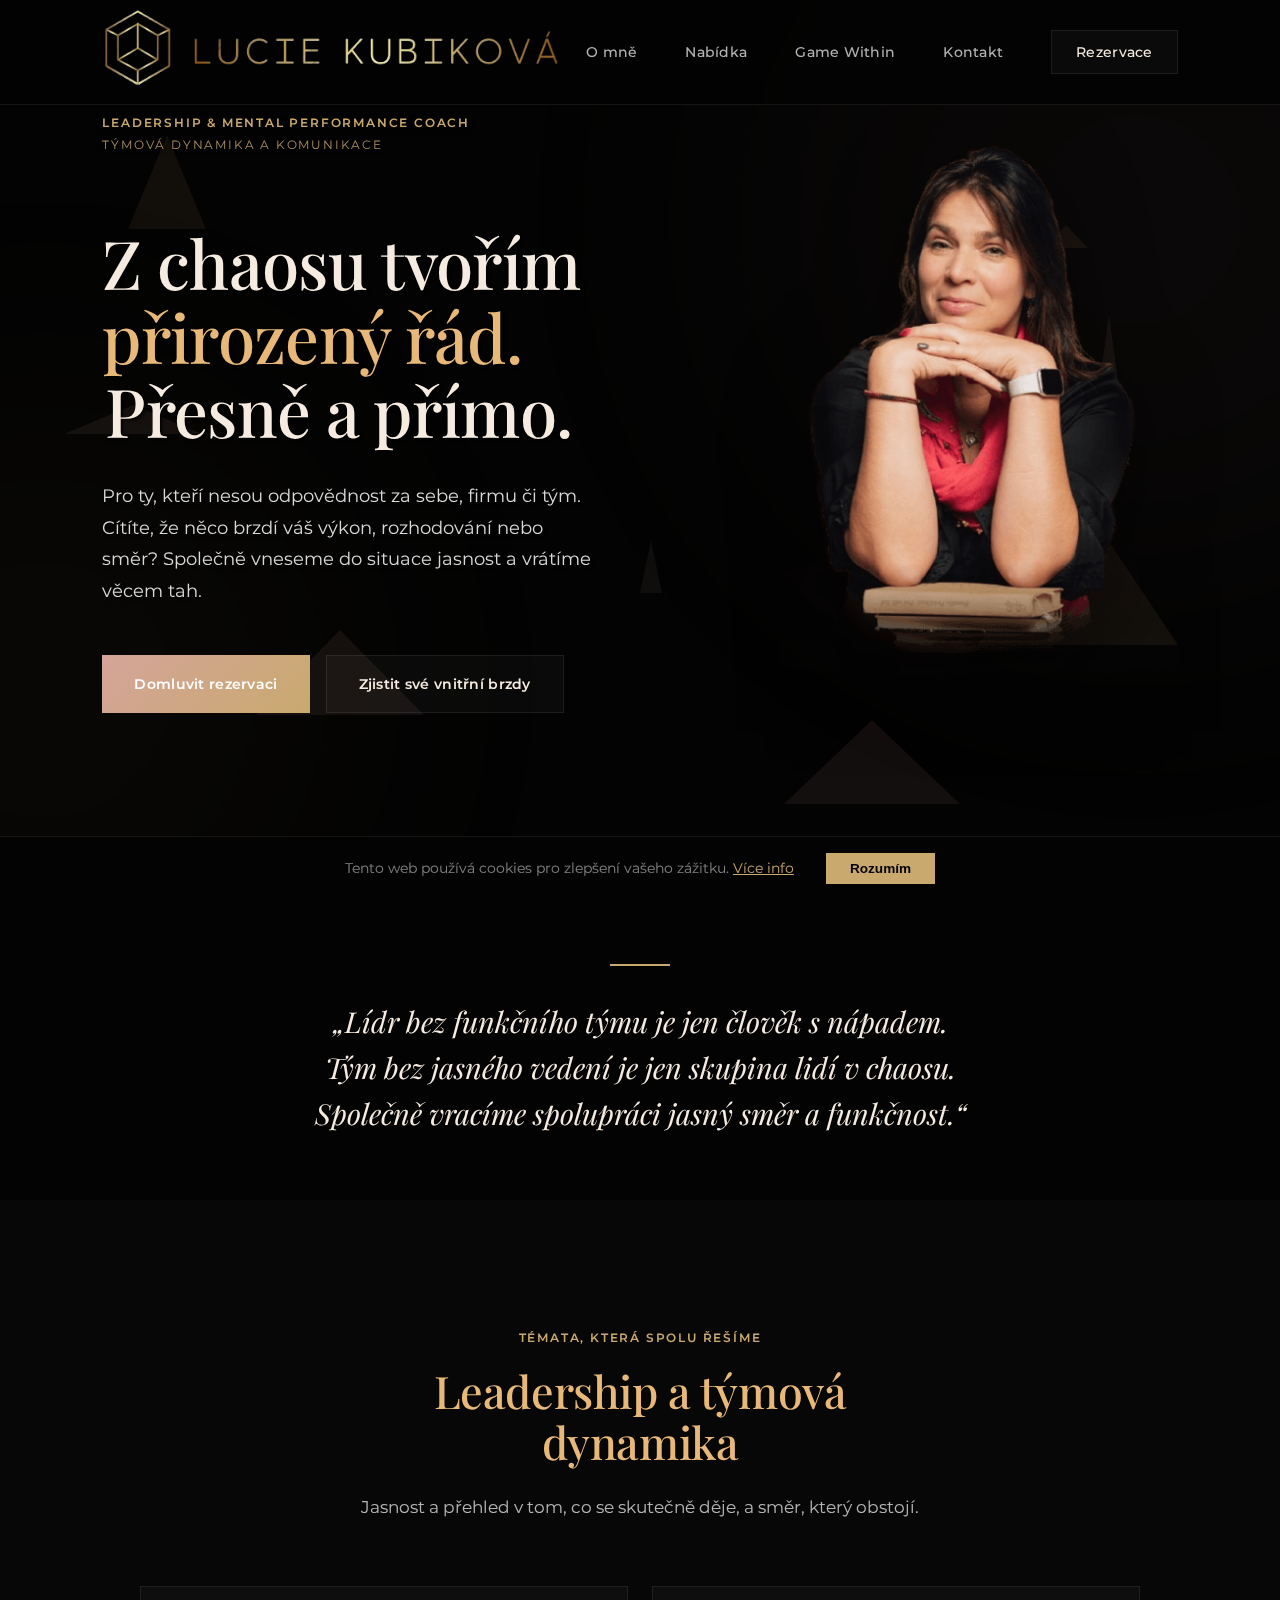
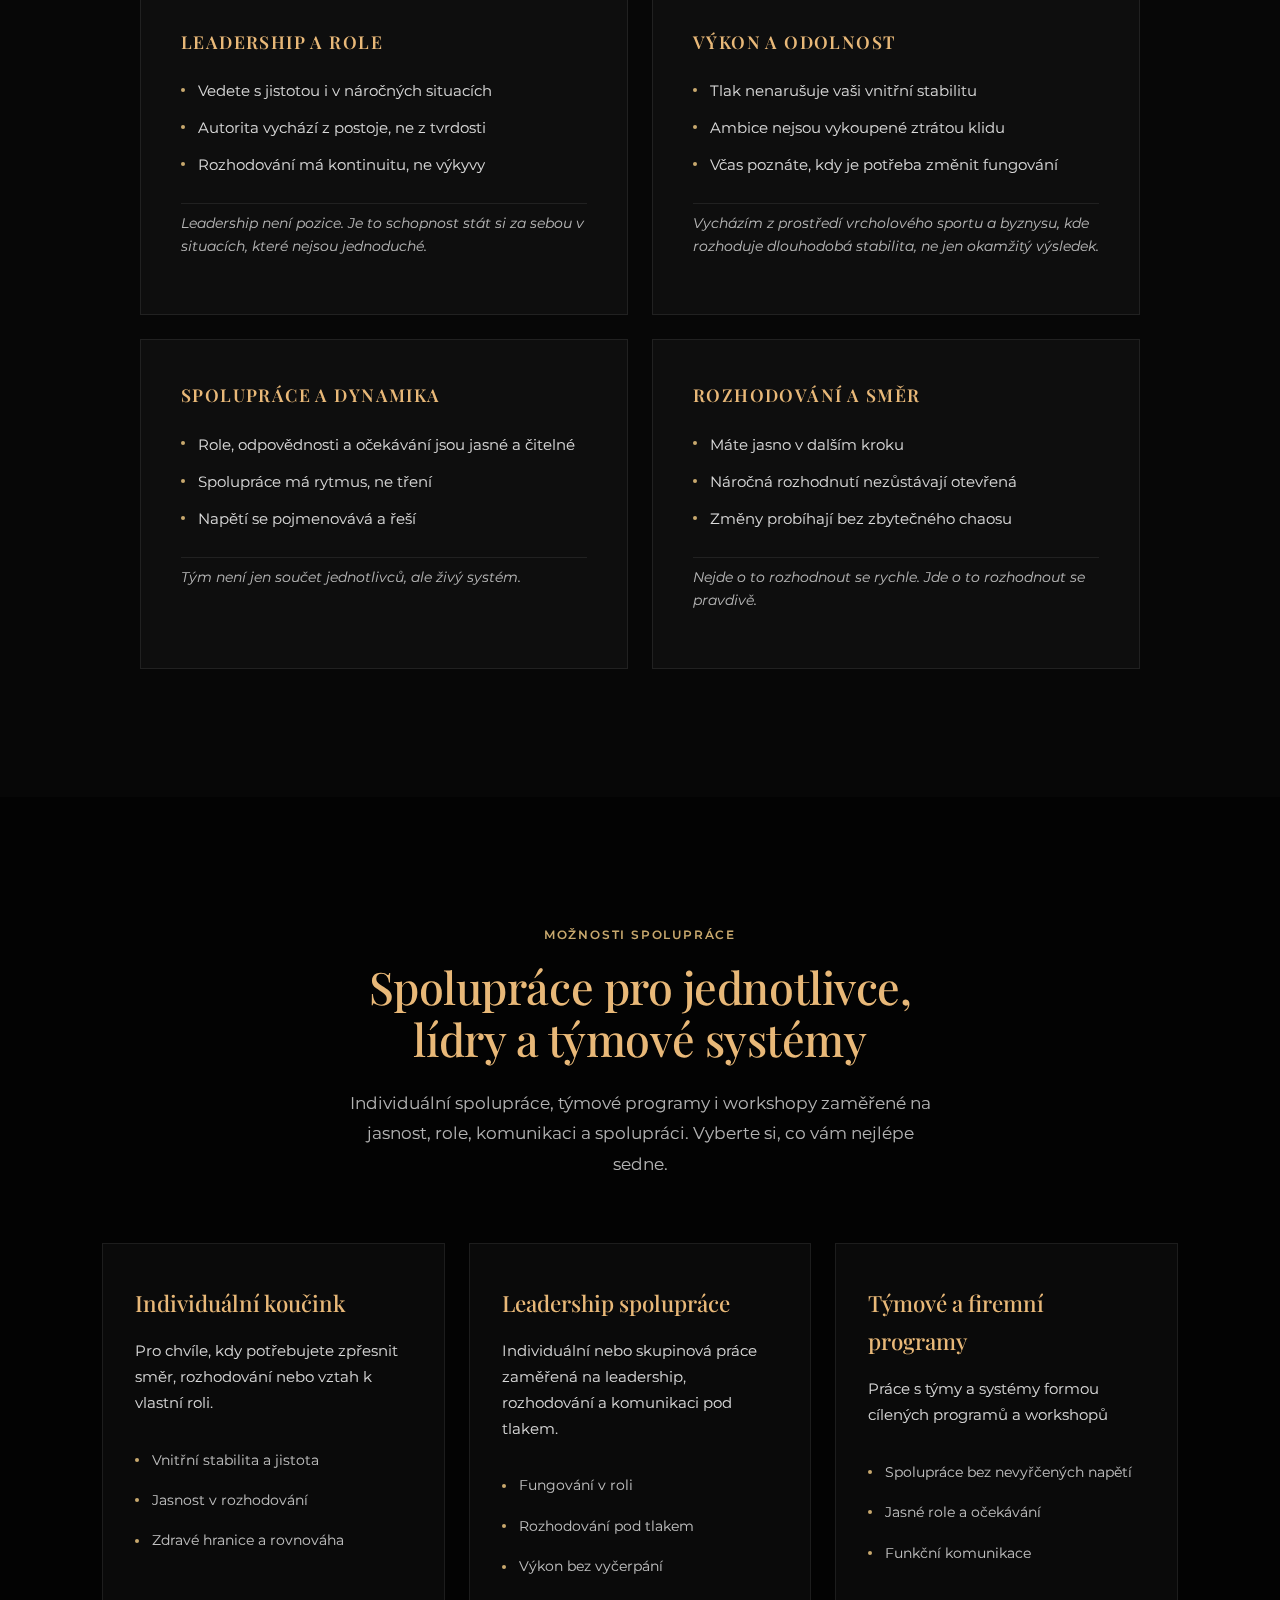
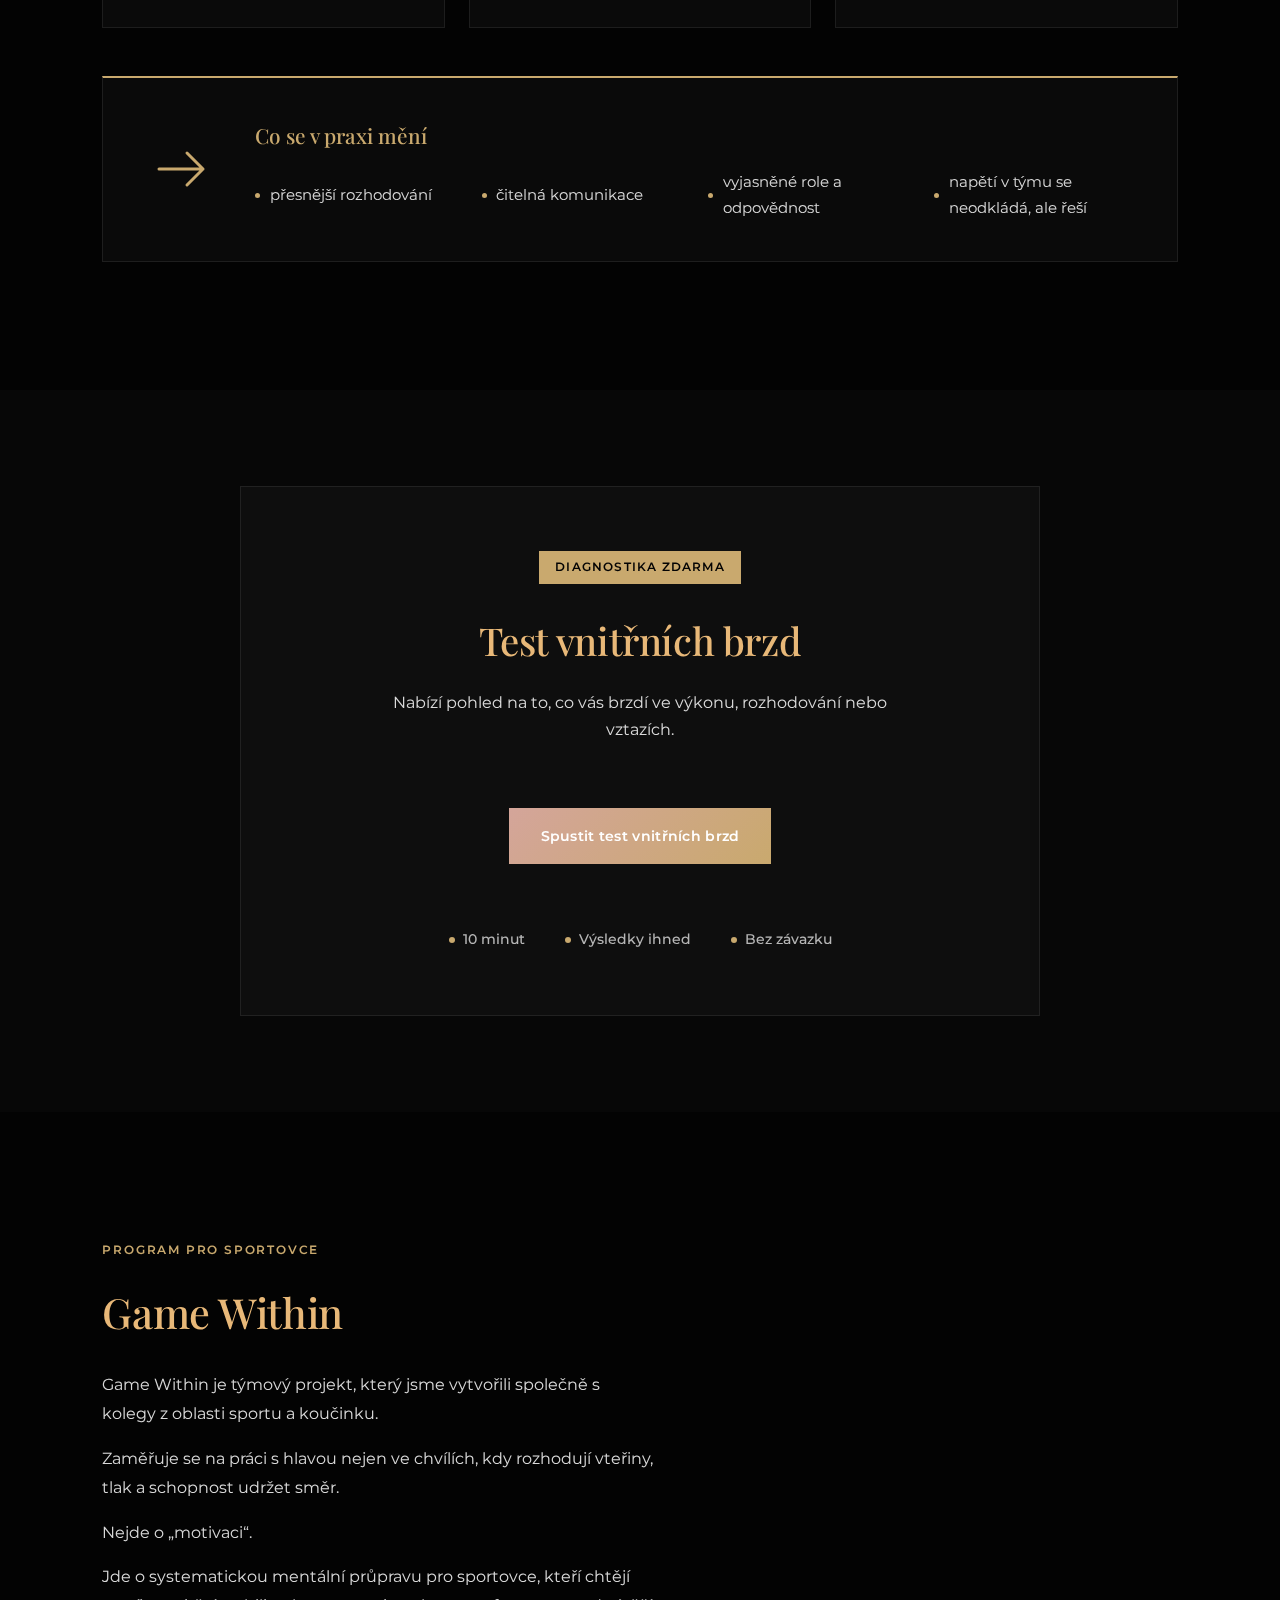
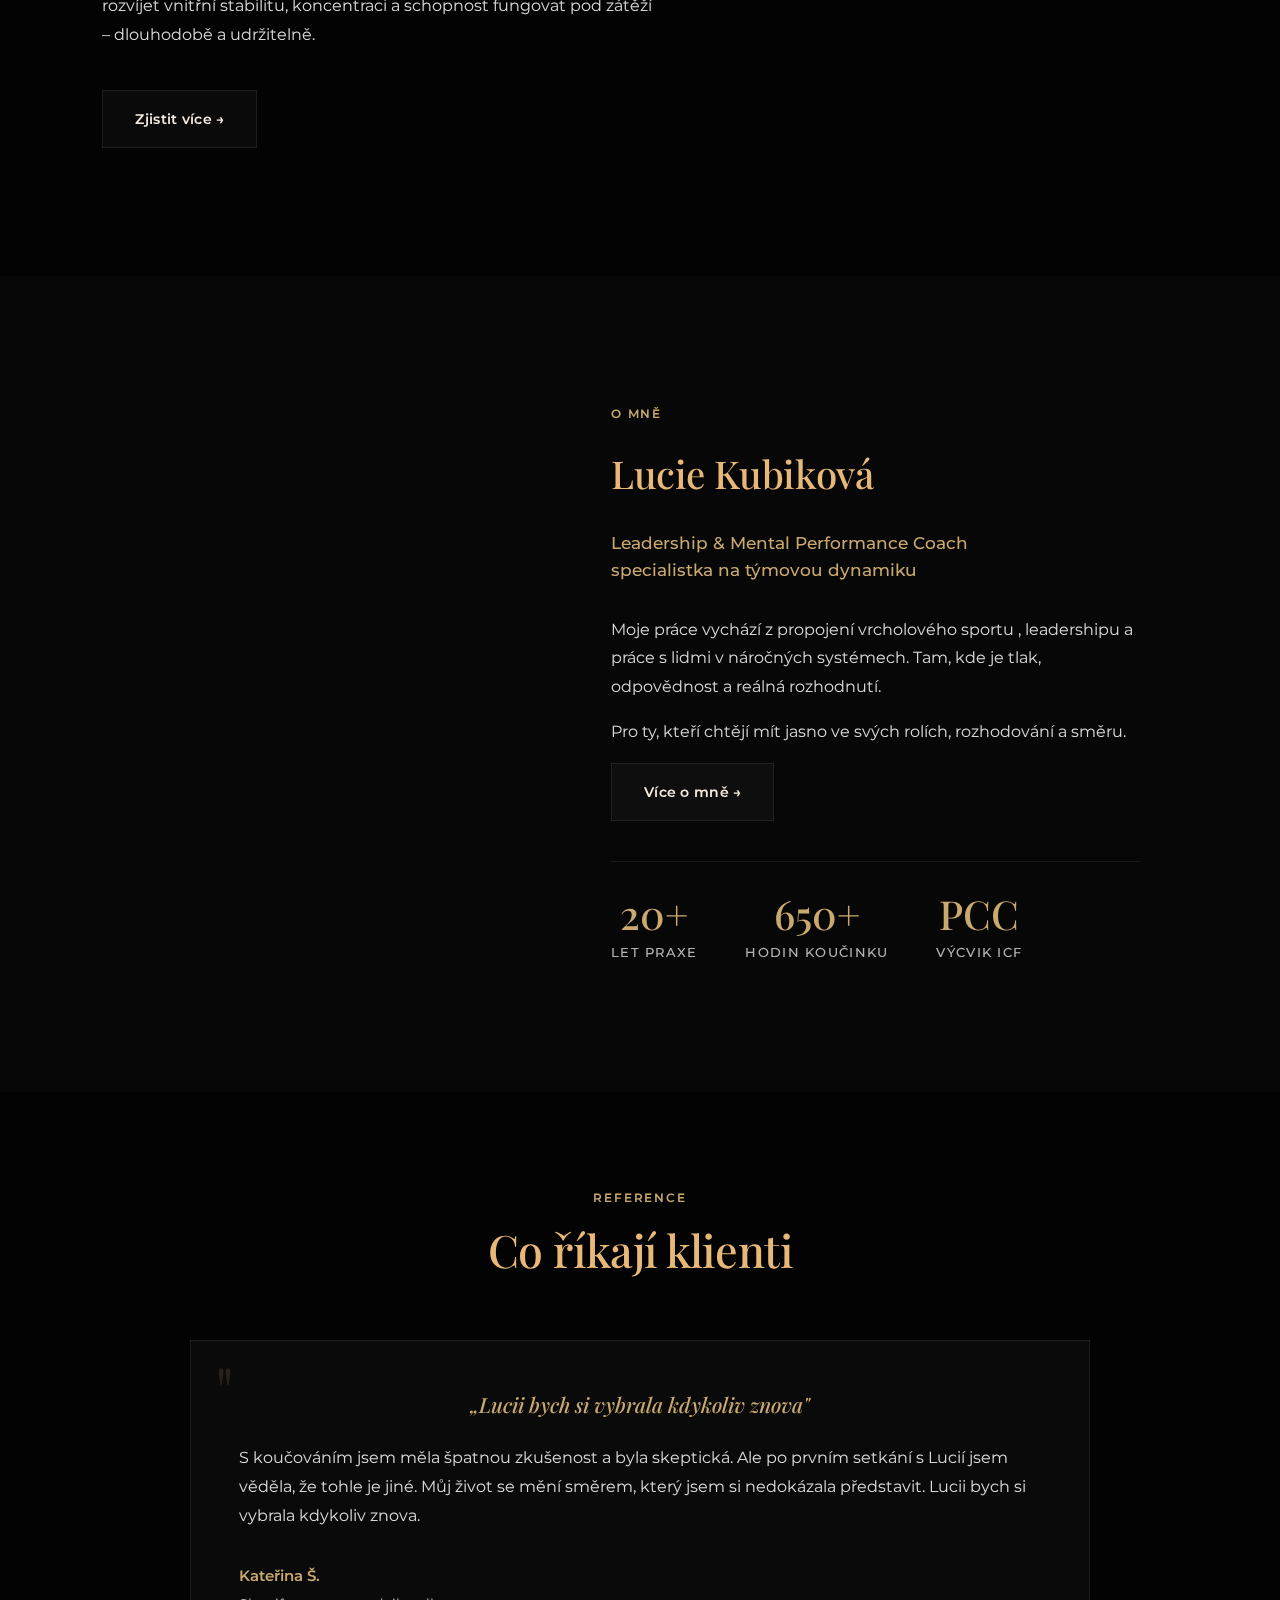
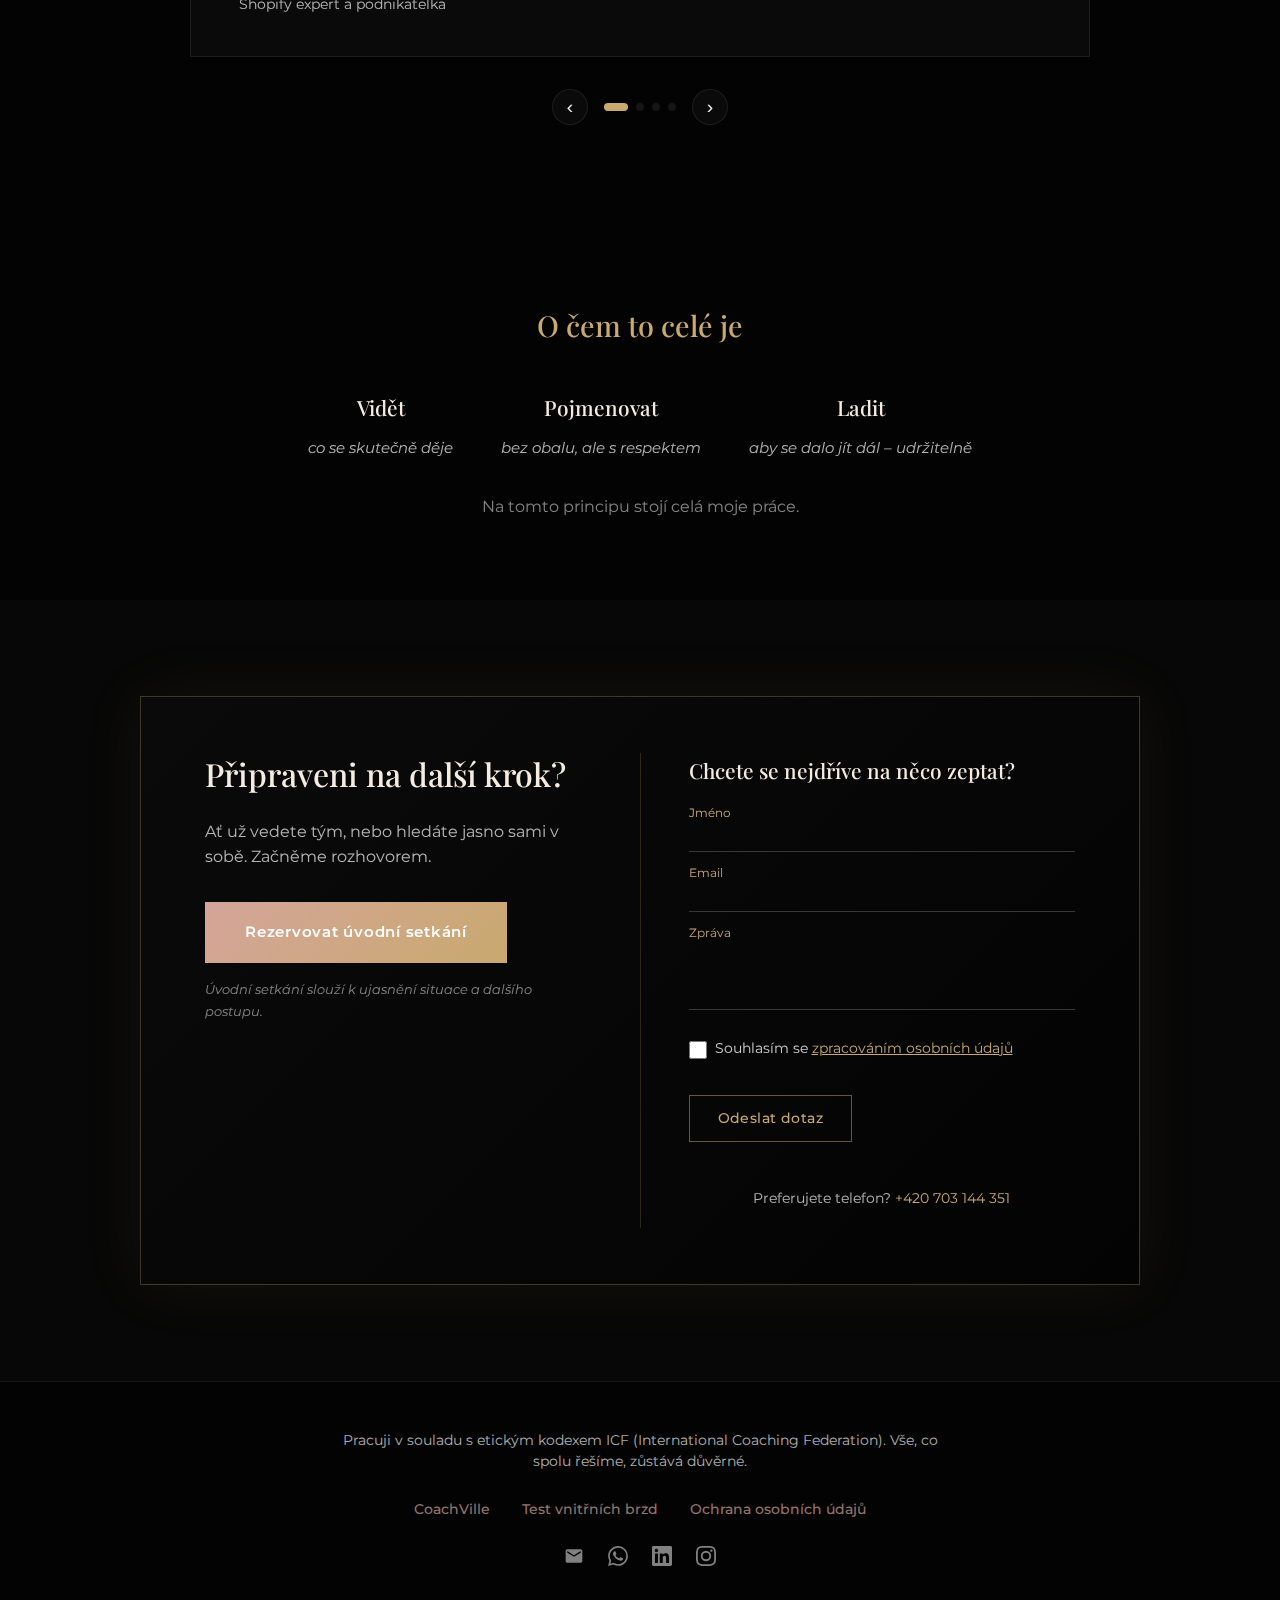
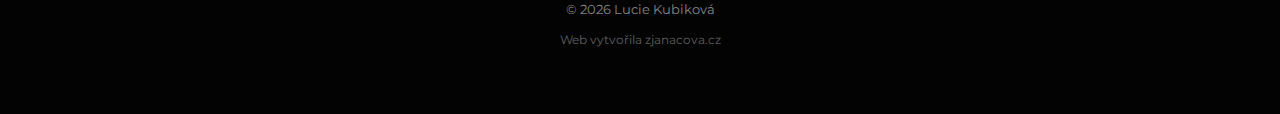
<file: index.html>
<!DOCTYPE html>
<html lang="cs">

<head>
    <meta charset="UTF-8">
    <meta name="viewport" content="width=device-width, initial-scale=1.0">
    <title>Leadership koučink a týmová dynamika | Lucie Kubiková</title>
    <link rel="icon" type="image/png" href="images/favicon.png">
    <link rel="canonical" href="https://luciekubikova.cz/">
    <meta name="description"
        content="Mentální koučink a leadership pro jednotlivce i týmy. Specializace na týmovou dynamiku a systémy pod tlakem či v období změn. Pro jednotlivce, lídry i celé firmy. Online i osobně.">
    <meta name="robots" content="index, follow">
    <meta property="og:type" content="website">
    <meta property="og:url" content="https://luciekubikova.cz">
    <meta property="og:title" content="Leadership & Mental Performance Coach | Lucie Kubiková">
    <meta property="og:description"
        content="Z chaosu tvořím řád. Pro lidi, kteří už nechtějí jen fungovat. Leadership a mentální stabilita.">
    <meta property="og:image" content="https://luciekubikova.cz/images/ogimage.png">
    <meta property="og:locale" content="cs_CZ">
    <meta property="og:site_name" content="Lucie Kubiková - Leadership & Mental Performance Coach">

    <meta name="twitter:card" content="summary_large_image">
    <meta name="twitter:url" content="https://luciekubikova.cz">
    <meta name="twitter:title" content="Leadership & Mental Performance Coach | Lucie Kubiková">
    <meta name="twitter:description"
        content="Z chaosu tvořím řád. Pro lidi, kteří už nechtějí jen fungovat. Leadership a mentální stabilita.">
    <meta name="twitter:image" content="https://luciekubikova.cz/images/ogimage.png">

    <link rel="preconnect" href="https://fonts.googleapis.com">
    <link rel="preconnect" href="https://fonts.gstatic.com" crossorigin>
    <link
        href="https://fonts.googleapis.com/css2?family=Playfair+Display:wght@400;500;600&family=Montserrat:wght@400;500;600&display=swap"
        rel="stylesheet">
    <link rel="stylesheet" href="style3.css">
    <script type="application/ld+json">
    {
    "@context": "https://schema.org",
    "@type": "Person",
    "name": "Lucie Kubiková",
    "jobTitle": "Leadership & Mental Performance Coach",
    "description": "Specialistka na týmovou dynamiku, leadership a mentální výkon",
    "url": "https://luciekubikova.cz",
    "telephone": "+420703144351",
    "image": "https://luciekubikova.cz/images/hero_image.png",
    "sameAs": [
        "https://www.linkedin.com/in/lucie-kubiková-29b046177/",
        "https://www.instagram.com/plamen_koucky_lucie/"
    ],
    "makesOffer": {
        "@type": "Offer",
        "itemOffered": {
        "@type": "Service",
        "name": "Leadership koučink a týmová dynamika",
        "description": "Individuální koučink, leadership spolupráce, týmové programy"
        }
    }
    }
    </script>
</head>

<body>

    <div class="aurora">
        <div class="aurora-blob rose"></div>
        <div class="aurora-blob gold"></div>
    </div>


    <div class="shards-container">
        <div class="shard shard-1 chaos"></div>
        <div class="shard shard-2 chaos"></div>
        <div class="shard shard-3 chaos"></div>
        <div class="shard shard-4 chaos"></div>
        <div class="shard shard-5 chaos"></div>
        <div class="shard shard-6 chaos"></div>
        <div class="shard shard-7 chaos"></div>
        <div class="shard shard-8 chaos"></div>
    </div>


    <nav>
        <a href="index.html" class="logo"><img src="images/logo2.png" alt="logo Lucie Kubiková"
                style="height: 80px; width: auto;"></a>
        <button class="menu-toggle" id="mobile-menu-btn">
            <span></span>
            <span></span>
            <span></span>
        </button>
        <div class="nav-links" id="nav-links">
            <a href="o-mne.html">O mně</a>
            <a href="#nabidka">Nabídka</a>
            <a href="gamewithin/">Game Within</a>
            <a href="#kontakt">Kontakt</a>
            <a href="https://luciekubikova.reenio.cz/cs/terms/viewMode=dayLucie" class="nav-cta"
                target="_blank">Rezervace</a>
        </div>
        <div class="mobile-menu" id="mobile-menu">
            <a href="o-mne.html">O mně</a>
            <a href="index.html#nabidka">Nabídka</a>
            <a href="gamewithin/">Game Within</a>
            <a href="#kontakt">Kontakt</a>
            <a href="https://luciekubikova.reenio.cz/cs/terms/viewMode=dayLucie" class="nav-cta"
                target="_blank">Rezervace</a>
        </div>
    </nav>

    <section class="hero">
        <div class="hero-grid">
            <div class="hero-label-fixed">
                <span class="hero-label">Leadership & Mental Performance Coach</span>
                <h1 class="seo-title">Týmová dynamika a komunikace</h1>
            </div>
            <div class="hero-content">
                <div class="hero-headline">
                    <span class="line-1">Z chaosu tvořím</span>
                    <span class="line-2"><em>přirozený řád.</em></span>
                    <span class="line-3">Přesně a přímo.</span>
                </div>
                <p>
                    Pro ty, kteří nesou odpovědnost za sebe, firmu či tým. Cítíte, že něco brzdí váš výkon, rozhodování
                    nebo směr? Společně vneseme do situace jasnost a vrátíme věcem tah.
                </p>
                <div class="hero-cta">
                    <a href="https://luciekubikova.reenio.cz/cs/terms/viewMode=dayLucie" class="btn btn-primary"
                        target="_blank">
                        Domluvit rezervaci
                    </a>
                    <a href="#test" class="btn btn-secondary">
                        Zjistit své vnitřní brzdy
                    </a>
                </div>
            </div>
            <div class="hero-image">
                <img src="images/hero_image.png" alt="Lucie Kubiková - Executive Leadership Coach" class="hero-photo">
            </div>
        </div>
    </section>
    <section class="quote-section">
        <blockquote class="main-quote">
            „Lídr bez funkčního týmu je jen člověk s nápadem.<br>
            Tým bez jasného vedení je jen skupina lidí v chaosu.<br>
            Společně vracíme spolupráci jasný směr a funkčnost.“
        </blockquote>
    </section>


    <section class="section-light">
        <div class="section-header center">
            <span class="section-label">Témata, která spolu řešíme</span>
            <h2 class="section-title">
                Leadership a týmová dynamika
            </h2>
            <p style="max-width: 700px; margin: 1.5rem auto 0; color: var(--text-secondary); font-size: 1.05rem;">
                Jasnost a přehled v tom, co se skutečně děje, a směr, který obstojí.
            </p>
        </div>

        <div class="benefits-grid">
            <div class="benefit-card">
                <h3>Leadership a role</h3>
                <ul>
                    <li>Vedete s jistotou i v náročných situacích</li>
                    <li>Autorita vychází z postoje, ne z tvrdosti</li>
                    <li>Rozhodování má kontinuitu, ne výkyvy</li>
                </ul>
                <p class="benefit-closing">Leadership není pozice. Je to schopnost stát si za sebou v situacích, které
                    nejsou jednoduché.</p>
            </div>

            <div class="benefit-card">
                <h3>Výkon a odolnost</h3>
                <ul>
                    <li>Tlak nenarušuje vaši vnitřní stabilitu</li>
                    <li>Ambice nejsou vykoupené ztrátou klidu</li>
                    <li>Včas poznáte, kdy je potřeba změnit fungování</li>
                </ul>
                <p class="benefit-closing">Vycházím z prostředí vrcholového sportu a byznysu, kde rozhoduje dlouhodobá
                    stabilita, ne jen okamžitý výsledek.</p>
            </div>

            <div class="benefit-card">
                <h3>Spolupráce a dynamika</h3>
                <ul>
                    <li>Role, odpovědnosti a očekávání jsou jasné a čitelné</li>
                    <li>Spolupráce má rytmus, ne tření</li>
                    <li>Napětí se pojmenovává a řeší</li>
                </ul>
                <p class="benefit-closing">Tým není jen součet jednotlivců, ale živý systém.</p>
            </div>

            <div class="benefit-card">
                <h3>Rozhodování a směr</h3>
                <ul>
                    <li>Máte jasno v dalším kroku</li>
                    <li>Náročná rozhodnutí nezůstávají otevřená</li>
                    <li>Změny probíhají bez zbytečného chaosu</li>
                </ul>
                <p class="benefit-closing">Nejde o to rozhodnout se rychle. Jde o to rozhodnout se pravdivě.</p>
            </div>
        </div>
    </section>


    <section id="nabidka">
        <div class="section-header center">
            <span class="section-label">Možnosti spolupráce</span>
            <h2 class="section-title">Spolupráce pro jednotlivce, lídry a týmové systémy</h2>
            <p style="max-width: 700px; margin: 1.5rem auto 0; color: var(--text-secondary); font-size: 1.05rem;">
                Individuální spolupráce, týmové programy i workshopy zaměřené na jasnost, role, komunikaci a spolupráci.
                Vyberte si, co vám nejlépe sedne.
            </p>
        </div>

        <div class="services-grid">
            <div class="service-card">
                <h3>Individuální koučink</h3>
                <p>Pro chvíle, kdy potřebujete zpřesnit směr, rozhodování nebo vztah k vlastní roli.</p>
                <ul class="service-list">
                    <li>Vnitřní stabilita a jistota</li>
                    <li>Jasnost v rozhodování</li>
                    <li>Zdravé hranice a rovnováha</li>
                </ul>
            </div>

            <div class="service-card">
                <h3>Leadership spolupráce</h3>
                <p>Individuální nebo skupinová práce zaměřená na leadership, rozhodování a komunikaci pod tlakem.</p>
                <ul class="service-list">
                    <li>Fungování v roli</li>
                    <li>Rozhodování pod tlakem</li>
                    <li>Výkon bez vyčerpání</li>
                </ul>
            </div>

            <div class="service-card">
                <h3>Týmové a firemní programy</h3>
                <p>Práce s týmy a systémy formou cílených programů a workshopů</p>
                <ul class="service-list">
                    <li>Spolupráce bez nevyřčených napětí</li>
                    <li>Jasné role a očekávání</li>
                    <li>Funkční komunikace</li>
                </ul>
            </div>
        </div>

        <div class="impact-box">
            <div class="impact-arrow">
                <svg viewBox="0 0 64 64" fill="none" xmlns="http://www.w3.org/2000/svg">
                    <path d="M8 32H52M52 32L36 16M52 32L36 48" stroke="currentColor" stroke-width="3"
                        stroke-linecap="round" stroke-linejoin="round" />
                </svg>
            </div>
            <div class="impact-content">
                <h3>Co se v praxi mění</h3>
                <ul class="impact-list">
                    <li>přesnější rozhodování</li>
                    <li>čitelná komunikace</li>
                    <li>vyjasněné role a odpovědnost</li>
                    <li>napětí v týmu se neodkládá, ale řeší</li>
                </ul>
            </div>
        </div>
    </section>
    <section class="test-section section-light" id="test">
        <div class="test-card">
            <div class="test-label">Diagnostika zdarma</div>
            <h2>Test vnitřních brzd</h2>
            <p>
                Nabízí pohled na to, co vás brzdí ve výkonu, rozhodování nebo vztazích.
            </p>





            <a href="https://www.mastercoach.cz/cs/luciekubikova/vnitrni-brzdy" class="btn btn-primary" target="_blank"
                style="margin: 2rem auto; display: inline-block;">
                Spustit test vnitřních brzd
            </a>

            <div class="test-features">
                <span>10 minut</span>
                <span>Výsledky ihned</span>
                <span>Bez závazku</span>
            </div>
        </div>
    </section>


    <section id="game-within">
        <div class="game-within-grid">
            <div class="game-within-content">
                <span class="section-label">Program pro sportovce</span>
                <h2>Game Within</h2>
                <p>Game Within je týmový projekt, který jsme vytvořili společně s kolegy z oblasti sportu a koučinku.
                </p>
                <p>Zaměřuje se na práci s hlavou nejen ve chvílích, kdy rozhodují vteřiny, tlak a schopnost udržet směr.
                </p>
                <p>Nejde o „motivaci“.</p>
                <p>Jde o systematickou mentální průpravu pro sportovce, kteří chtějí rozvíjet vnitřní stabilitu,
                    koncentraci a schopnost fungovat pod zátěží – dlouhodobě a udržitelně.</p>
                <a href="gamewithin/" class="btn btn-secondary">
                    Zjistit více →
                </a>
            </div>
            <div class="game-within-image">
                <img src="images/gamewithin.webp" alt="Fotografie z jezdeckého sportu" class="game-within-photo"
                    loading="lazy">
            </div>
        </div>
    </section>


    <section class="section-light" id="o-mne">
        <div class="about-grid">
            <div class="about-image">
                <img src="images/lucie-kubikova.webp" alt="Lucie Kubiková" class="about-photo" loading="lazy">
            </div>
            <div class="about-content">
                <span class="section-label">O mně</span>
                <h2>Lucie Kubiková</h2>
                <p class="about-role">Leadership & Mental Performance Coach<br>specialistka na týmovou dynamiku</p>
                <p>Moje práce vychází z propojení vrcholového sportu , leadershipu a práce s lidmi v náročných
                    systémech.
                    Tam, kde je tlak, odpovědnost a reálná rozhodnutí.
                </p>
                <p style="margin-top: 1rem;">
                    Pro ty, kteří chtějí mít jasno ve svých rolích, rozhodování a směru.
                </p>

                <a href="o-mne.html" class="btn btn-secondary">
                    Více o mně →
                </a>

                <div class="about-stats">
                    <div class="stat">
                        <div class="stat-number">20+</div>
                        <div class="stat-label">let praxe</div>
                    </div>
                    <div class="stat">
                        <div class="stat-number">650+</div>
                        <div class="stat-label">hodin koučinku</div>
                    </div>
                    <div class="stat">
                        <div class="stat-number">PCC</div>
                        <div class="stat-label">výcvik ICF</div>
                    </div>
                </div>
            </div>
        </div>
    </section>


    <section class="references-section" id="reference">
        <div class="section-header center">
            <span class="section-label">Reference</span>
            <h2 class="section-title">Co říkají klienti</h2>
        </div>

        <div class="references-carousel">
            <div class="reference-track">

                <div class="reference-item">
                    <div class="reference-card">
                        <h3 class="reference-title">„Lucii bych si vybrala kdykoliv znova"</h3>
                        <p class="reference-quote">
                            S koučováním jsem měla špatnou zkušenost a byla skeptická. Ale po prvním setkání s Lucií
                            jsem věděla, že tohle je jiné. Můj život se mění směrem, který jsem si nedokázala
                            představit. Lucii bych si vybrala kdykoliv znova.
                        </p>
                        <div class="reference-author">Kateřina Š.</div>
                        <div class="reference-position">Shopify expert a podnikatelka</div>
                    </div>
                </div>


                <div class="reference-item">
                    <div class="reference-card">
                        <h3 class="reference-title">„Nevěřila jsem na koučink. Ale…"</h3>
                        <p class="reference-quote">
                            Spojila jsem se s Lucií ve chvíli, kdy jsem stála na rozcestí a na koučink moc nevěřila.
                            Její otázky byly přesné a zároveň citlivé. Pomohly mi udělat si jasno v tom, co od života
                            chci. Doporučuji každému, kdo v sobě tápe.
                        </p>
                        <div class="reference-author">Lucie K.</div>
                        <div class="reference-position">konzultantka a VA</div>
                    </div>
                </div>


                <div class="reference-item">
                    <div class="reference-card">
                        <h3 class="reference-title">„Našel jsem odvahu měnit postoje"</h3>
                        <p class="reference-quote">
                            Lucie mi pomohla odhalit vnitřní omezení a uvědomit si, že překážky v životě jsem si tvořil
                            sám. Díky jejímu přístupu jsem se dokázal podívat na problémy z nového úhlu a našel odvahu
                            měnit postoje. Doporučuji každému, kdo se chce posunout dál.
                        </p>
                        <div class="reference-author">Vladimír V.</div>
                        <div class="reference-position">investiční konzultant</div>
                    </div>
                </div>


                <div class="reference-item">
                    <div class="reference-card">
                        <h3 class="reference-title">„Prošla jsem tím obdobím s větší lehkostí"</h3>
                        <p class="reference-quote">
                            Do koučování jsem vstoupila v období velkých změn. Od prvního setkání jsem věděla, že jsem v
                            dobrých rukou. Postupně jsme rozplétaly staré vzorce a uvolňovaly místo pro nový směr. Díky
                            Lucii jsem tím obdobím prošla s větší lehkostí.
                        </p>
                        <div class="reference-author">Diana F.</div>
                        <div class="reference-position">učitelka a podnikatelka</div>
                    </div>
                </div>
            </div>


            <div class="carousel-nav">
                <button class="carousel-arrow prev" onclick="moveCarousel(-1)">‹</button>
                <div class="carousel-dots">
                    <button class="carousel-dot active" onclick="goToSlide(0)"></button>
                    <button class="carousel-dot" onclick="goToSlide(1)"></button>
                    <button class="carousel-dot" onclick="goToSlide(2)"></button>
                    <button class="carousel-dot" onclick="goToSlide(3)"></button>
                </div>
                <button class="carousel-arrow next" onclick="moveCarousel(1)">›</button>
            </div>
        </div>
    </section>


    <section class="principle-section">
        <h2>O čem to celé je</h2>
        <div class="principle-steps">
            <div class="principle-step">
                <strong>Vidět</strong>
                <span>co se skutečně děje</span>
            </div>
            <div class="principle-step">
                <strong>Pojmenovat</strong>
                <span>bez obalu, ale s respektem</span>
            </div>
            <div class="principle-step">
                <strong>Ladit</strong>
                <span>aby se dalo jít dál – udržitelně</span>
            </div>
        </div>
        <p class="principle-closing">Na tomto principu stojí celá moje práce.</p>
    </section>


    <section class="cta-section section-light" id="kontakt">
        <div class="cta-box">
            <div class="cta-left">
                <h2>Připraveni na další krok?</h2>
                <p class="cta-subheadline">Ať už vedete tým, nebo hledáte jasno sami v sobě. Začněme rozhovorem.</p>
                <a href="https://luciekubikova.reenio.cz/cs/terms/viewMode=dayLucie" class="btn-primary"
                    target="_blank">
                    Rezervovat úvodní setkání
                </a>
                <span class="cta-microcopy">Úvodní setkání slouží k ujasnění situace a dalšího postupu.</span>
            </div>
            <div class="cta-divider"></div>
            <div class="cta-right">
                <h3>Chcete se nejdříve na něco zeptat?</h3>
                <form class="cta-form" action="https://formspree.io/f/xvzzbggo" method="POST">
                    <div class="form-field">
                        <input type="text" name="name" id="cta-name" required>
                        <label for="cta-name">Jméno</label>
                    </div>
                    <div class="form-field">
                        <input type="email" name="email" id="cta-email" required>
                        <label for="cta-email">Email</label>
                    </div>
                    <div class="form-field">
                        <textarea name="message" id="cta-message" rows="3" required></textarea>
                        <label for="cta-message">Zpráva</label>
                    </div>
                    <div class="form-checkbox">
                        <input type="checkbox" name="gdpr" id="cta-gdpr" required>
                        <label for="cta-gdpr">Souhlasím se <a href="gdpr.html" target="_blank">zpracováním osobních
                                údajů</a></label>
                    </div>
                    <button type="submit" class="btn-outline">Odeslat dotaz</button>
                </form>
                <p class="contact-alternative">
                    Preferujete telefon? <a href="tel:+420703144351">+420 703 144 351</a>
                </p>
            </div>
        </div>
    </section>


    <footer>
        <p class="footer-icf">Pracuji v souladu s etickým kodexem ICF (International Coaching Federation). Vše, co spolu
            řešíme, zůstává důvěrné.</p>
        <div class="footer-links">
            <a href="https://coachville.eu/coach/lucie-kubikova/" target="_blank">CoachVille</a>
            <a href="#test">Test vnitřních brzd</a>
            <a href="gdpr.html">Ochrana osobních údajů</a>
        </div>
        <div class="footer-social">
            <a href="mailto:kontakt@luciekubikova.cz" aria-label="Email">
                <svg width="20" height="20" viewBox="0 0 24 24" fill="currentColor">
                    <path
                        d="M20 4H4c-1.1 0-1.99.9-1.99 2L2 18c0 1.1.9 2 2 2h16c1.1 0 2-.9 2-2V6c0-1.1-.9-2-2-2zm0 4l-8 5-8-5V6l8 5 8-5v2z" />
                </svg>
            </a>
            <a href="https://wa.me/420703144351" target="_blank" aria-label="WhatsApp">
                <svg width="20" height="20" viewBox="0 0 24 24" fill="currentColor">
                    <path
                        d="M17.472 14.382c-.297-.149-1.758-.867-2.03-.967-.273-.099-.471-.148-.67.15-.197.297-.767.966-.94 1.164-.173.199-.347.223-.644.075-.297-.15-1.255-.463-2.39-1.475-.883-.788-1.48-1.761-1.653-2.059-.173-.297-.018-.458.13-.606.134-.133.298-.347.446-.52.149-.174.198-.298.298-.497.099-.198.05-.371-.025-.52-.075-.149-.669-1.612-.916-2.207-.242-.579-.487-.5-.669-.51-.173-.008-.371-.01-.57-.01-.198 0-.52.074-.792.372-.272.297-1.04 1.016-1.04 2.479 0 1.462 1.065 2.875 1.213 3.074.149.198 2.096 3.2 5.077 4.487.709.306 1.262.489 1.694.625.712.227 1.36.195 1.871.118.571-.085 1.758-.719 2.006-1.413.248-.694.248-1.289.173-1.413-.074-.124-.272-.198-.57-.347m-5.421 7.403h-.004a9.87 9.87 0 01-5.031-1.378l-.361-.214-3.741.982.998-3.648-.235-.374a9.86 9.86 0 01-1.51-5.26c.001-5.45 4.436-9.884 9.888-9.884 2.64 0 5.122 1.03 6.988 2.898a9.825 9.825 0 012.893 6.994c-.003 5.45-4.437 9.884-9.885 9.884m8.413-18.297A11.815 11.815 0 0012.05 0C5.495 0 .16 5.335.157 11.892c0 2.096.547 4.142 1.588 5.945L.057 24l6.305-1.654a11.882 11.882 0 005.683 1.448h.005c6.554 0 11.89-5.335 11.893-11.893a11.821 11.821 0 00-3.48-8.413z" />
                </svg>
            </a>
            <a href="https://www.linkedin.com/in/lucie-kubiková-29b046177/" target="_blank" aria-label="LinkedIn">
                <svg width="20" height="20" viewBox="0 0 24 24" fill="currentColor">
                    <path
                        d="M20.447 20.452h-3.554v-5.569c0-1.328-.027-3.037-1.852-3.037-1.853 0-2.136 1.445-2.136 2.939v5.667H9.351V9h3.414v1.561h.046c.477-.9 1.637-1.85 3.37-1.85 3.601 0 4.267 2.37 4.267 5.455v6.286zM5.337 7.433c-1.144 0-2.063-.926-2.063-2.065 0-1.138.92-2.063 2.063-2.063 1.14 0 2.064.925 2.064 2.063 0 1.139-.925 2.065-2.064 2.065zm1.782 13.019H3.555V9h3.564v11.452zM22.225 0H1.771C.792 0 0 .774 0 1.729v20.542C0 23.227.792 24 1.771 24h20.451C23.2 24 24 23.227 24 22.271V1.729C24 .774 23.2 0 22.222 0h.003z" />
                </svg>
            </a>
            <a href="https://www.instagram.com/plamen_koucky_lucie/" target="_blank" aria-label="Instagram">
                <svg width="20" height="20" viewBox="0 0 24 24" fill="currentColor">
                    <path
                        d="M12 2.163c3.204 0 3.584.012 4.85.07 3.252.148 4.771 1.691 4.919 4.919.058 1.265.069 1.645.069 4.849 0 3.205-.012 3.584-.069 4.849-.149 3.225-1.664 4.771-4.919 4.919-1.266.058-1.644.07-4.85.07-3.204 0-3.584-.012-4.849-.07-3.26-.149-4.771-1.699-4.919-4.92-.058-1.265-.07-1.644-.07-4.849 0-3.204.013-3.583.07-4.849.149-3.227 1.664-4.771 4.919-4.919 1.266-.057 1.645-.069 4.849-.069zM12 0C8.741 0 8.333.014 7.053.072 2.695.272.273 2.69.073 7.052.014 8.333 0 8.741 0 12c0 3.259.014 3.668.072 4.948.2 4.358 2.618 6.78 6.98 6.98C8.333 23.986 8.741 24 12 24c3.259 0 3.668-.014 4.948-.072 4.354-.2 6.782-2.618 6.979-6.98.059-1.28.073-1.689.073-4.948 0-3.259-.014-3.667-.072-4.947-.196-4.354-2.617-6.78-6.979-6.98C15.668.014 15.259 0 12 0zm0 5.838a6.162 6.162 0 100 12.324 6.162 6.162 0 000-12.324zM12 16a4 4 0 110-8 4 4 0 010 8zm6.406-11.845a1.44 1.44 0 100 2.881 1.44 1.44 0 000-2.881z" />
                </svg>
            </a>
        </div>
        <p class="footer-copy">© <span id="current-year"></span> Lucie Kubiková</p>
        <p class="footer-credit">Web vytvořila <a href="https://zjanacova.cz" target="_blank">zjanacova.cz</a></p>
    </footer>


    <button id="scrollToTop" class="scroll-to-top" aria-label="Scroll nahoru">
        <svg width="20" height="20" viewBox="0 0 24 24" fill="none" stroke="currentColor" stroke-width="2">
            <path d="M18 15l-6-6-6 6" />
        </svg>
    </button>


    <div id="cookieBanner" class="cookie-banner">
        <p>Tento web používá cookies pro zlepšení vašeho zážitku. <a href="gdpr.html"
                style="color: var(--accent-gold);">Více info</a></p>
        <button id="acceptCookies" class="cookie-accept">Rozumím</button>
    </div>

    <script src="shared.js"></script>
    <script>
        const shards = document.querySelectorAll('.shard');
        const chaosToOrderStart = 0.2;
        const orderPeak = 0.5;
        const orderToChaosEnd = 0.8;

        function updateShards() {
            const scrollPercent = window.scrollY / (document.body.scrollHeight - window.innerHeight);
            shards.forEach(shard => {
                if (scrollPercent < chaosToOrderStart) {
                    shard.classList.add('chaos');
                    shard.classList.remove('order');
                    shard.style.opacity = '';
                } else if (scrollPercent >= chaosToOrderStart && scrollPercent < orderPeak) {
                    const progress = (scrollPercent - chaosToOrderStart) / (orderPeak - chaosToOrderStart);
                    shard.classList.remove('chaos');
                    shard.style.opacity = 0.08 + (progress * 0.2);
                    shard.classList.toggle('order', progress > 0.4);
                } else if (scrollPercent >= orderPeak && scrollPercent < orderToChaosEnd) {
                    const progress = (scrollPercent - orderPeak) / (orderToChaosEnd - orderPeak);
                    shard.style.opacity = 0.28 - (progress * 0.2);
                    shard.classList.toggle('order', progress <= 0.6);
                    shard.classList.toggle('chaos', progress > 0.6);
                } else {
                    shard.classList.remove('order');
                    shard.classList.add('chaos');
                    shard.style.opacity = '';
                }
            });
        }

        let ticking = false;
        window.addEventListener('scroll', () => {
            if (!ticking) {
                window.requestAnimationFrame(() => {
                    updateShards();
                    ticking = false;
                });
                ticking = true;
            }
        });
        updateShards();

        let currentSlide = 0;
        const track = document.querySelector('.reference-track');
        const dots = document.querySelectorAll('.carousel-dot');
        const totalSlides = document.querySelectorAll('.reference-item').length;

        function updateCarousel() {
            track.style.transform = `translateX(-${currentSlide * 100}%)`;
            dots.forEach((dot, index) => {
                dot.classList.toggle('active', index === currentSlide);
            });
        }

        function moveCarousel(direction) {
            currentSlide = (currentSlide + direction + totalSlides) % totalSlides;
            updateCarousel();
        }

        function goToSlide(index) {
            currentSlide = index;
            updateCarousel();
        }

        setInterval(() => moveCarousel(1), 8000);
    </script>
</body>

</html>
</file>
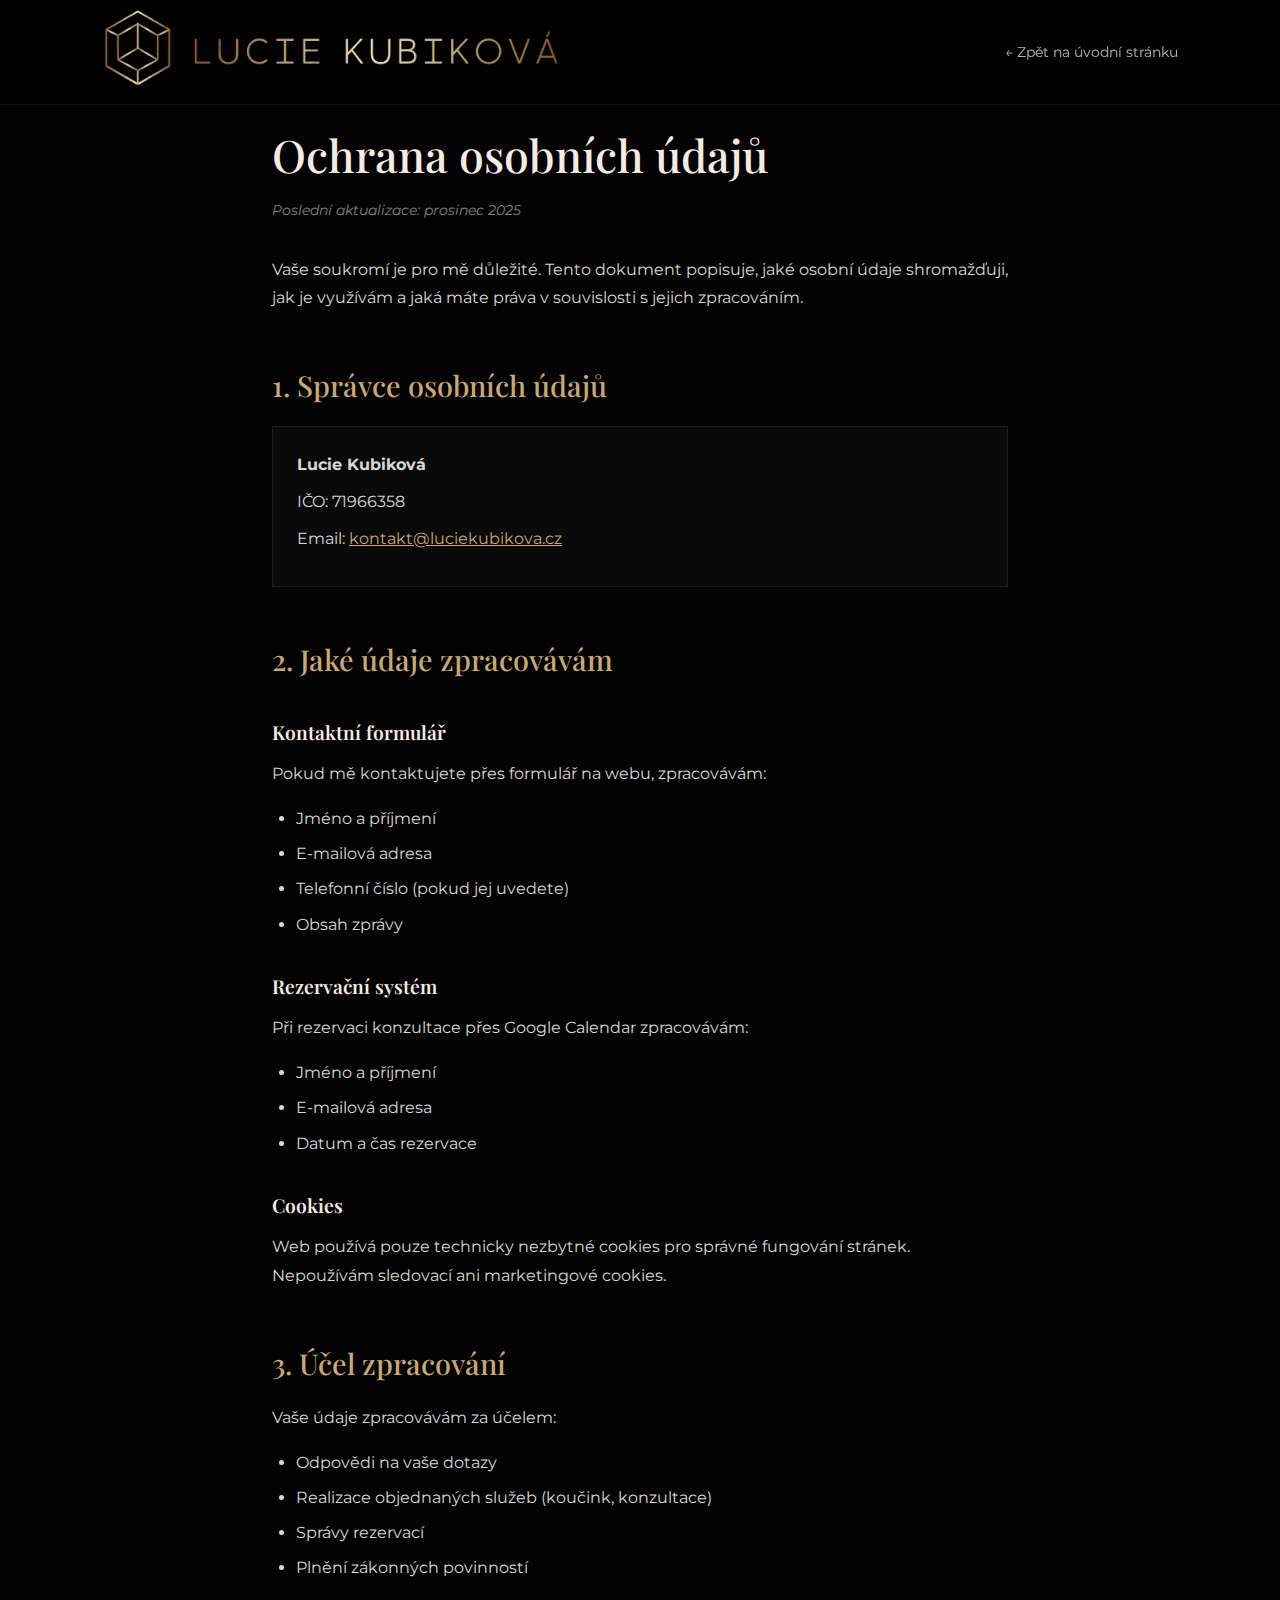
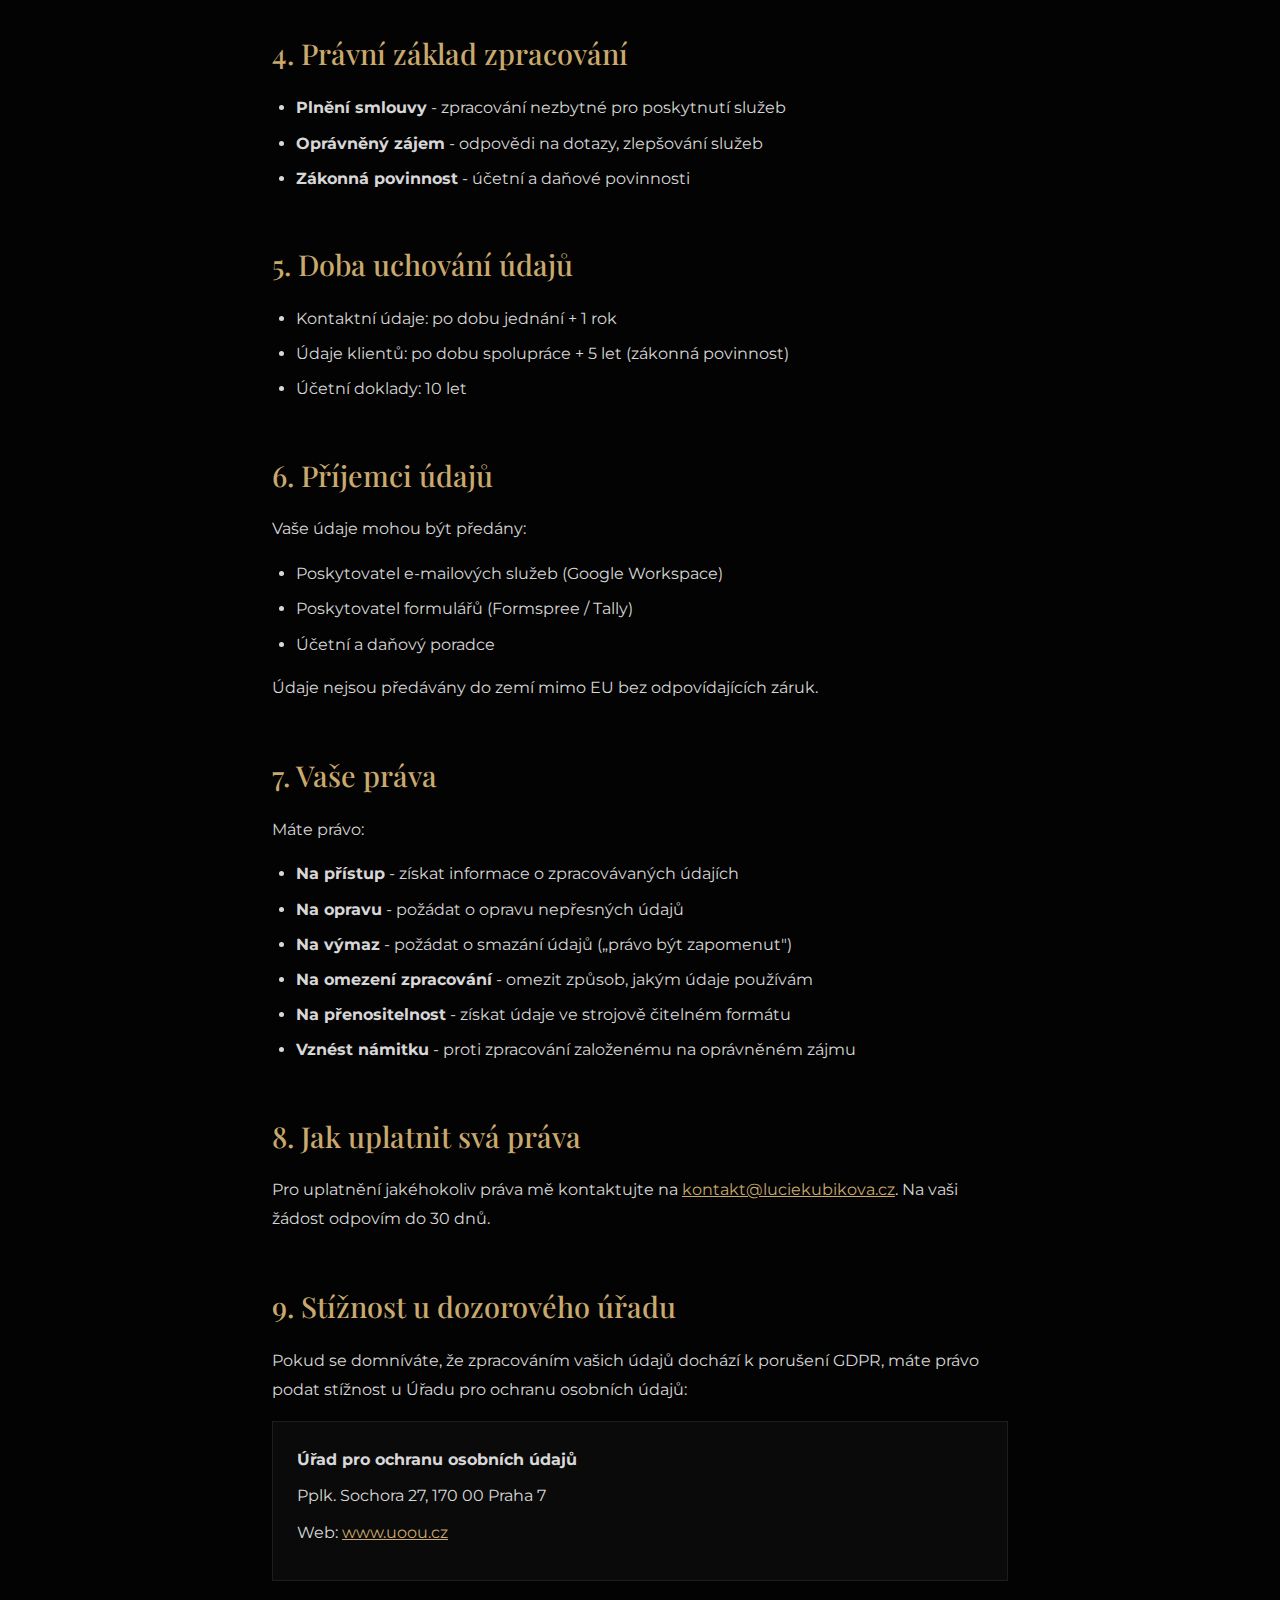
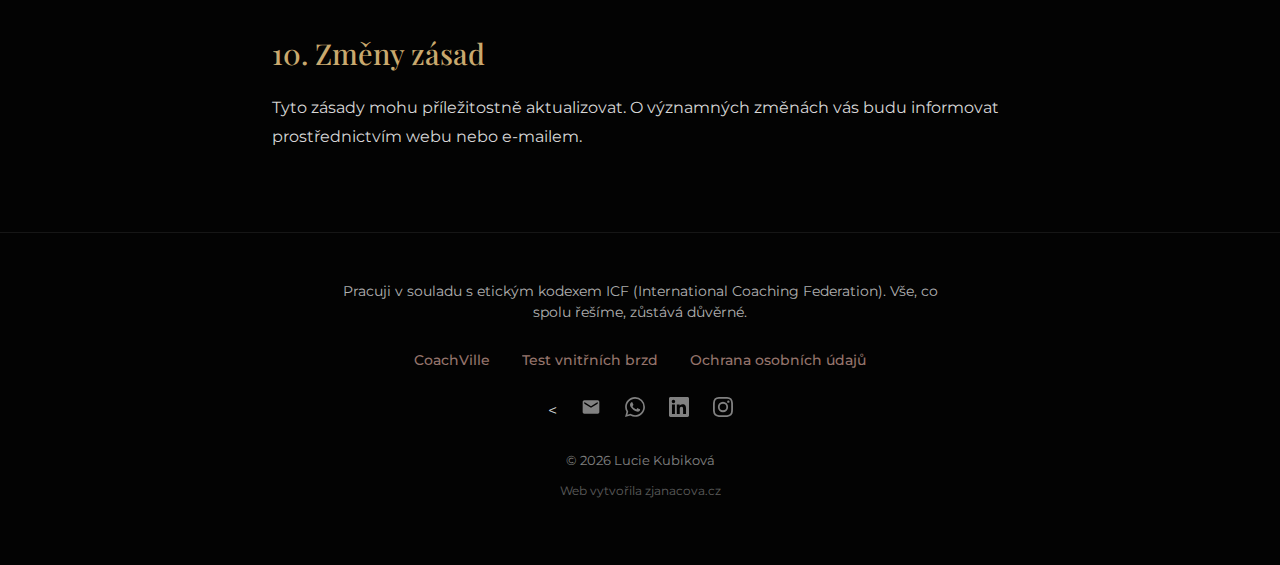
<file: gdpr.html>
<!DOCTYPE html>
<html lang="cs">

<head>
    <meta charset="UTF-8">
    <meta name="viewport" content="width=device-width, initial-scale=1.0">
    <title>Ochrana osobních údajů | Lucie Kubiková</title>
    <link rel="icon" type="image/png" href="images/favicon.png">
    <meta name="description" content="Informace o zpracování osobních údajů podle GDPR.">


    <meta property="og:type" content="website">
    <meta property="og:url" content="https://luciekubikova.cz/gdpr.html">
    <meta property="og:title" content="Ochrana osobních údajů | Lucie Kubiková">
    <meta property="og:description"
        content="Informace o zpracování osobních údajů podle GDPR. Vše, co spolu řešíme, zůstává důvěrné.">
    <meta property="og:image" content="https://luciekubikova.cz/images/ogimage.png">
    <meta property="og:locale" content="cs_CZ">
    <meta property="og:site_name" content="Lucie Kubiková - Leadership & Mental Performance Coach">


    <meta name="twitter:card" content="summary">
    <meta name="twitter:url" content="https://luciekubikova.cz/gdpr.html">
    <meta name="twitter:title" content="Ochrana osobních údajů | Lucie Kubiková">
    <meta name="twitter:description"
        content="Informace o zpracování osobních údajů podle GDPR. Vše, co spolu řešíme, zůstává důvěrné.">
    <meta name="twitter:image" content="https://luciekubikova.cz/images/ogimage.png">

    <link rel="preconnect" href="https://fonts.googleapis.com">
    <link rel="preconnect" href="https://fonts.gstatic.com" crossorigin>
    <link
        href="https://fonts.googleapis.com/css2?family=Playfair+Display:wght@400;500;600&family=Montserrat:wght@400;500;600&display=swap"
        rel="stylesheet">
    <link rel="stylesheet" href="style3.css">
</head>

<body>

    <nav>
        <a class='logo' href='index.html'>
            <img src="images/logo2.png" alt="Lucie Kubiková">
        </a>
        <a class='back-link' href='index.html'>← Zpět na úvodní stránku</a>
        <div class="mobile-menu" id="mobile-menu">
            <a href="index.html">Úvodní stránka</a>
            <a href="index.html#nabidka">Nabídka</a>
            <a href="gamewithin/">Game Within</a>
            <a href="https://luciekubikova.reenio.cz/cs/terms/2026-01-21;viewMode=dayLucie" class="nav-cta"
                target="_blank">Rezervace</a>
        </div>
    </nav>


    <main>
        <h1>Ochrana osobních údajů</h1>
        <p class="last-updated">Poslední aktualizace: prosinec 2025</p>

        <p>
            Vaše soukromí je pro mě důležité. Tento dokument popisuje, jaké osobní údaje shromažďuji,
            jak je využívám a jaká máte práva v souvislosti s jejich zpracováním.
        </p>

        <h2>1. Správce osobních údajů</h2>
        <div class="contact-box">
            <p><strong>Lucie Kubiková</strong></p>
            <p>IČO: 71966358</p>
            <p>Email: <a href="mailto:kontakt@luciekubikova.cz">kontakt@luciekubikova.cz</a></p>
        </div>

        <h2>2. Jaké údaje zpracovávám</h2>

        <h3>Kontaktní formulář</h3>
        <p>Pokud mě kontaktujete přes formulář na webu, zpracovávám:</p>
        <ul>
            <li>Jméno a příjmení</li>
            <li>E-mailová adresa</li>
            <li>Telefonní číslo (pokud jej uvedete)</li>
            <li>Obsah zprávy</li>
        </ul>

        <h3>Rezervační systém</h3>
        <p>Při rezervaci konzultace přes Google Calendar zpracovávám:</p>
        <ul>
            <li>Jméno a příjmení</li>
            <li>E-mailová adresa</li>
            <li>Datum a čas rezervace</li>
        </ul>

        <h3>Cookies</h3>
        <p>Web používá pouze technicky nezbytné cookies pro správné fungování stránek.
            Nepoužívám sledovací ani marketingové cookies.</p>

        <h2>3. Účel zpracování</h2>
        <p>Vaše údaje zpracovávám za účelem:</p>
        <ul>
            <li>Odpovědi na vaše dotazy</li>
            <li>Realizace objednaných služeb (koučink, konzultace)</li>
            <li>Správy rezervací</li>
            <li>Plnění zákonných povinností</li>
        </ul>

        <h2>4. Právní základ zpracování</h2>
        <ul>
            <li><strong>Plnění smlouvy</strong> - zpracování nezbytné pro poskytnutí služeb</li>
            <li><strong>Oprávněný zájem</strong> - odpovědi na dotazy, zlepšování služeb</li>
            <li><strong>Zákonná povinnost</strong> - účetní a daňové povinnosti</li>
        </ul>

        <h2>5. Doba uchování údajů</h2>
        <ul>
            <li>Kontaktní údaje: po dobu jednání + 1 rok</li>
            <li>Údaje klientů: po dobu spolupráce + 5 let (zákonná povinnost)</li>
            <li>Účetní doklady: 10 let</li>
        </ul>

        <h2>6. Příjemci údajů</h2>
        <p>Vaše údaje mohou být předány:</p>
        <ul>
            <li>Poskytovatel e-mailových služeb (Google Workspace)</li>
            <li>Poskytovatel formulářů (Formspree / Tally)</li>
            <li>Účetní a daňový poradce</li>
        </ul>
        <p>Údaje nejsou předávány do zemí mimo EU bez odpovídajících záruk.</p>

        <h2>7. Vaše práva</h2>
        <p>Máte právo:</p>
        <ul>
            <li><strong>Na přístup</strong> - získat informace o zpracovávaných údajích</li>
            <li><strong>Na opravu</strong> - požádat o opravu nepřesných údajů</li>
            <li><strong>Na výmaz</strong> - požádat o smazání údajů („právo být zapomenut")</li>
            <li><strong>Na omezení zpracování</strong> - omezit způsob, jakým údaje používám</li>
            <li><strong>Na přenositelnost</strong> - získat údaje ve strojově čitelném formátu</li>
            <li><strong>Vznést námitku</strong> - proti zpracování založenému na oprávněném zájmu</li>
        </ul>

        <h2>8. Jak uplatnit svá práva</h2>
        <p>
            Pro uplatnění jakéhokoliv práva mě kontaktujte na
            <a href="mailto:kontakt@luciekubikova.cz">kontakt@luciekubikova.cz</a>.
            Na vaši žádost odpovím do 30 dnů.
        </p>

        <h2>9. Stížnost u dozorového úřadu</h2>
        <p>
            Pokud se domníváte, že zpracováním vašich údajů dochází k porušení GDPR,
            máte právo podat stížnost u Úřadu pro ochranu osobních údajů:
        </p>
        <div class="contact-box">
            <p><strong>Úřad pro ochranu osobních údajů</strong></p>
            <p>Pplk. Sochora 27, 170 00 Praha 7</p>
            <p>Web: <a href="https://www.uoou.cz" target="_blank">www.uoou.cz</a></p>
        </div>

        <h2>10. Změny zásad</h2>
        <p>
            Tyto zásady mohu příležitostně aktualizovat. O významných změnách vás budu informovat
            prostřednictvím webu nebo e-mailem.
        </p>
    </main>


    <footer>
        <p class="footer-icf">Pracuji v souladu s etickým kodexem ICF (International Coaching Federation). Vše, co spolu
            řešíme, zůstává důvěrné.</p>
        <div class="footer-links">
            <a href="https://coachville.eu/coach/lucie-kubikova/" target="_blank">CoachVille</a>
            <a href="#test">Test vnitřních brzd</a>
            <a href="gdpr.html">Ochrana osobních údajů</a>
        </div>
        <div class="footer-social">
            <<a href="mailto:kontakt@luciekubikova.cz" aria-label="Email">
                <svg width="20" height="20" viewBox="0 0 24 24" fill="currentColor">
                    <path
                        d="M20 4H4c-1.1 0-1.99.9-1.99 2L2 18c0 1.1.9 2 2 2h16c1.1 0 2-.9 2-2V6c0-1.1-.9-2-2-2zm0 4l-8 5-8-5V6l8 5 8-5v2z" />
                </svg>
            </a>
            <a href="https://wa.me/420703144351" target="_blank" aria-label="WhatsApp">
                <svg width="20" height="20" viewBox="0 0 24 24" fill="currentColor">
                    <path
                        d="M17.472 14.382c-.297-.149-1.758-.867-2.03-.967-.273-.099-.471-.148-.67.15-.197.297-.767.966-.94 1.164-.173.199-.347.223-.644.075-.297-.15-1.255-.463-2.39-1.475-.883-.788-1.48-1.761-1.653-2.059-.173-.297-.018-.458.13-.606.134-.133.298-.347.446-.52.149-.174.198-.298.298-.497.099-.198.05-.371-.025-.52-.075-.149-.669-1.612-.916-2.207-.242-.579-.487-.5-.669-.51-.173-.008-.371-.01-.57-.01-.198 0-.52.074-.792.372-.272.297-1.04 1.016-1.04 2.479 0 1.462 1.065 2.875 1.213 3.074.149.198 2.096 3.2 5.077 4.487.709.306 1.262.489 1.694.625.712.227 1.36.195 1.871.118.571-.085 1.758-.719 2.006-1.413.248-.694.248-1.289.173-1.413-.074-.124-.272-.198-.57-.347m-5.421 7.403h-.004a9.87 9.87 0 01-5.031-1.378l-.361-.214-3.741.982.998-3.648-.235-.374a9.86 9.86 0 01-1.51-5.26c.001-5.45 4.436-9.884 9.888-9.884 2.64 0 5.122 1.03 6.988 2.898a9.825 9.825 0 012.893 6.994c-.003 5.45-4.437 9.884-9.885 9.884m8.413-18.297A11.815 11.815 0 0012.05 0C5.495 0 .16 5.335.157 11.892c0 2.096.547 4.142 1.588 5.945L.057 24l6.305-1.654a11.882 11.882 0 005.683 1.448h.005c6.554 0 11.89-5.335 11.893-11.893a11.821 11.821 0 00-3.48-8.413z" />
                </svg>
            </a>

            <a href="https://www.linkedin.com/in/lucie-kubiková-29b046177/" target="_blank" aria-label="LinkedIn">
                <svg width="20" height="20" viewBox="0 0 24 24" fill="currentColor">
                    <path
                        d="M20.447 20.452h-3.554v-5.569c0-1.328-.027-3.037-1.852-3.037-1.853 0-2.136 1.445-2.136 2.939v5.667H9.351V9h3.414v1.561h.046c.477-.9 1.637-1.85 3.37-1.85 3.601 0 4.267 2.37 4.267 5.455v6.286zM5.337 7.433c-1.144 0-2.063-.926-2.063-2.065 0-1.138.92-2.063 2.063-2.063 1.14 0 2.064.925 2.064 2.063 0 1.139-.925 2.065-2.064 2.065zm1.782 13.019H3.555V9h3.564v11.452zM22.225 0H1.771C.792 0 0 .774 0 1.729v20.542C0 23.227.792 24 1.771 24h20.451C23.2 24 24 23.227 24 22.271V1.729C24 .774 23.2 0 22.222 0h.003z" />
                </svg>
            </a>
            <a href="https://www.instagram.com/plamen_koucky_lucie/" target="_blank" aria-label="Instagram">
                <svg width="20" height="20" viewBox="0 0 24 24" fill="currentColor">
                    <path
                        d="M12 2.163c3.204 0 3.584.012 4.85.07 3.252.148 4.771 1.691 4.919 4.919.058 1.265.069 1.645.069 4.849 0 3.205-.012 3.584-.069 4.849-.149 3.225-1.664 4.771-4.919 4.919-1.266.058-1.644.07-4.85.07-3.204 0-3.584-.012-4.849-.07-3.26-.149-4.771-1.699-4.919-4.92-.058-1.265-.07-1.644-.07-4.849 0-3.204.013-3.583.07-4.849.149-3.227 1.664-4.771 4.919-4.919 1.266-.057 1.645-.069 4.849-.069zM12 0C8.741 0 8.333.014 7.053.072 2.695.272.273 2.69.073 7.052.014 8.333 0 8.741 0 12c0 3.259.014 3.668.072 4.948.2 4.358 2.618 6.78 6.98 6.98C8.333 23.986 8.741 24 12 24c3.259 0 3.668-.014 4.948-.072 4.354-.2 6.782-2.618 6.979-6.98.059-1.28.073-1.689.073-4.948 0-3.259-.014-3.667-.072-4.947-.196-4.354-2.617-6.78-6.979-6.98C15.668.014 15.259 0 12 0zm0 5.838a6.162 6.162 0 100 12.324 6.162 6.162 0 000-12.324zM12 16a4 4 0 110-8 4 4 0 010 8zm6.406-11.845a1.44 1.44 0 100 2.881 1.44 1.44 0 000-2.881z" />
                </svg>
            </a>
        </div>
        <p class="footer-copy">© <span id="current-year"></span> Lucie Kubiková</p>
        <p class="footer-credit">Web vytvořila <a href="https://zjanacova.cz" target="_blank">zjanacova.cz</a></p>
    </footer>
    <script src="shared.js"></script>
</body>

</html>
</file>
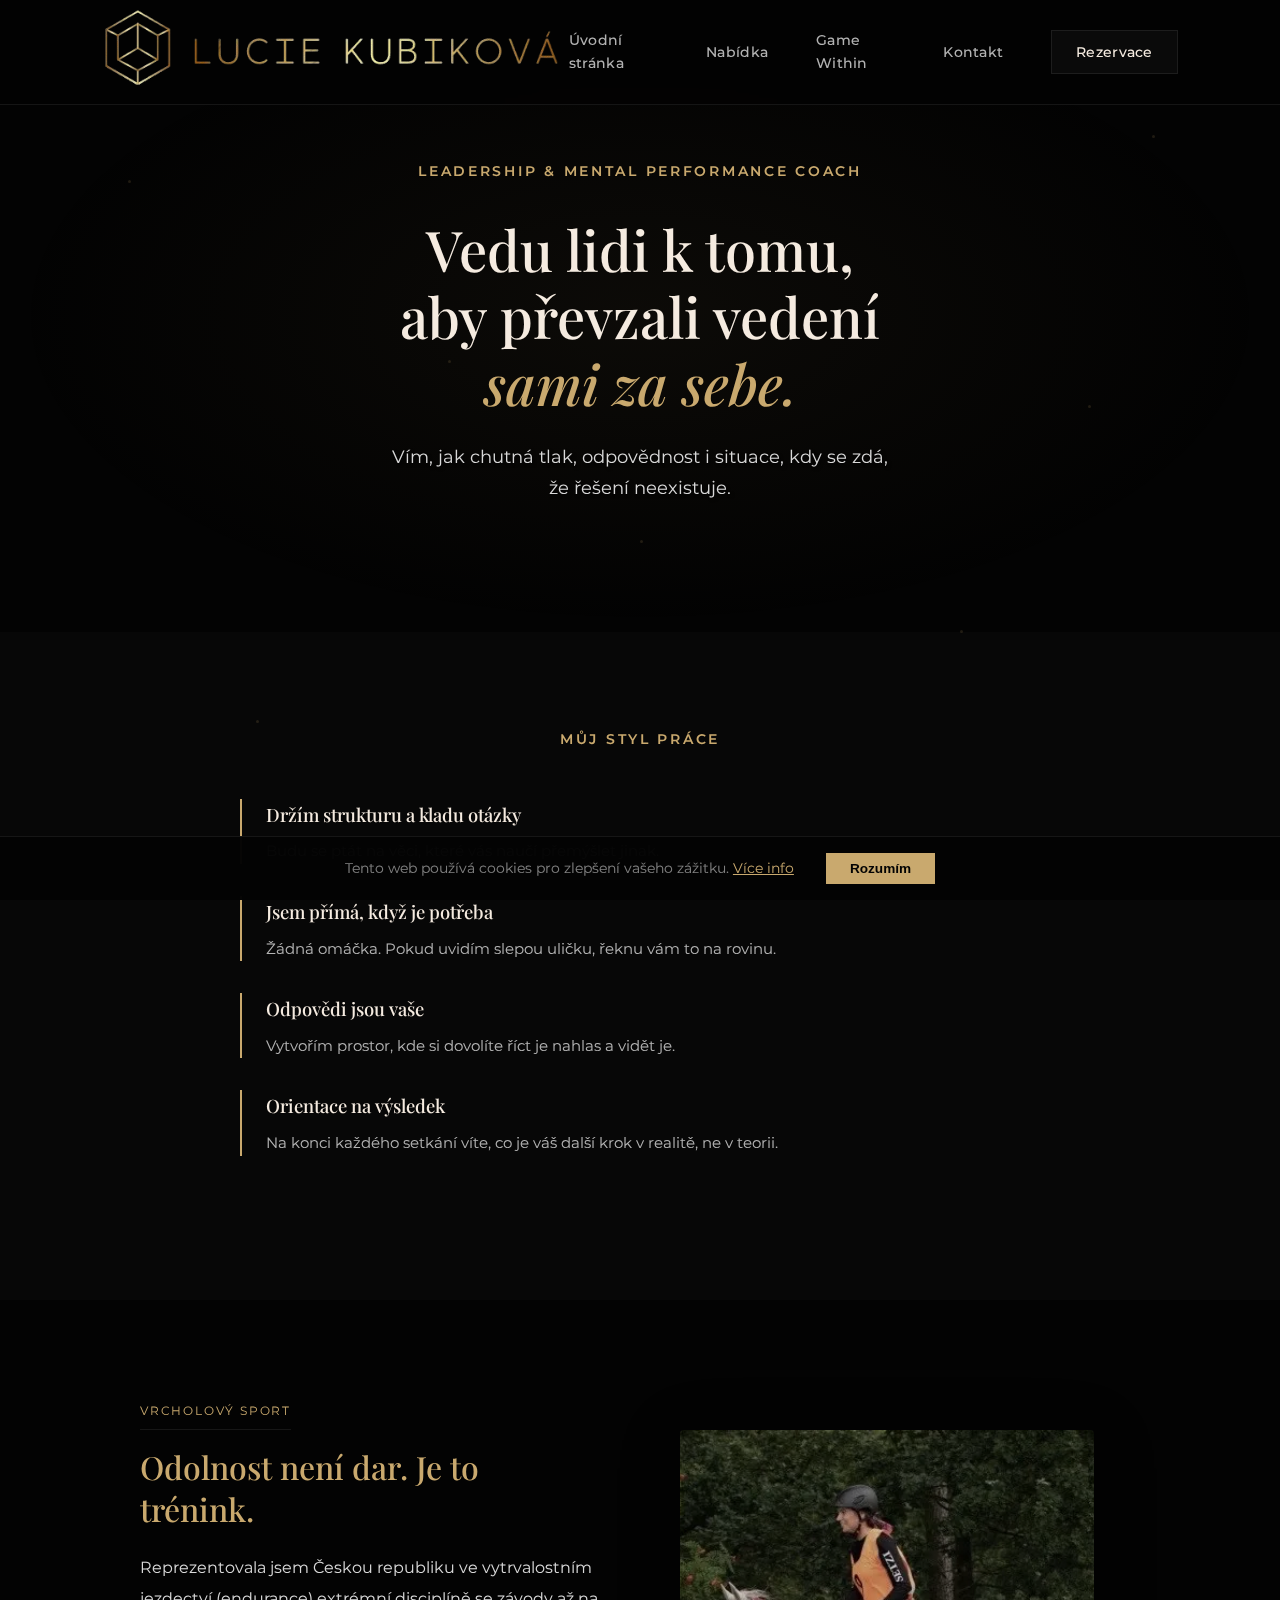
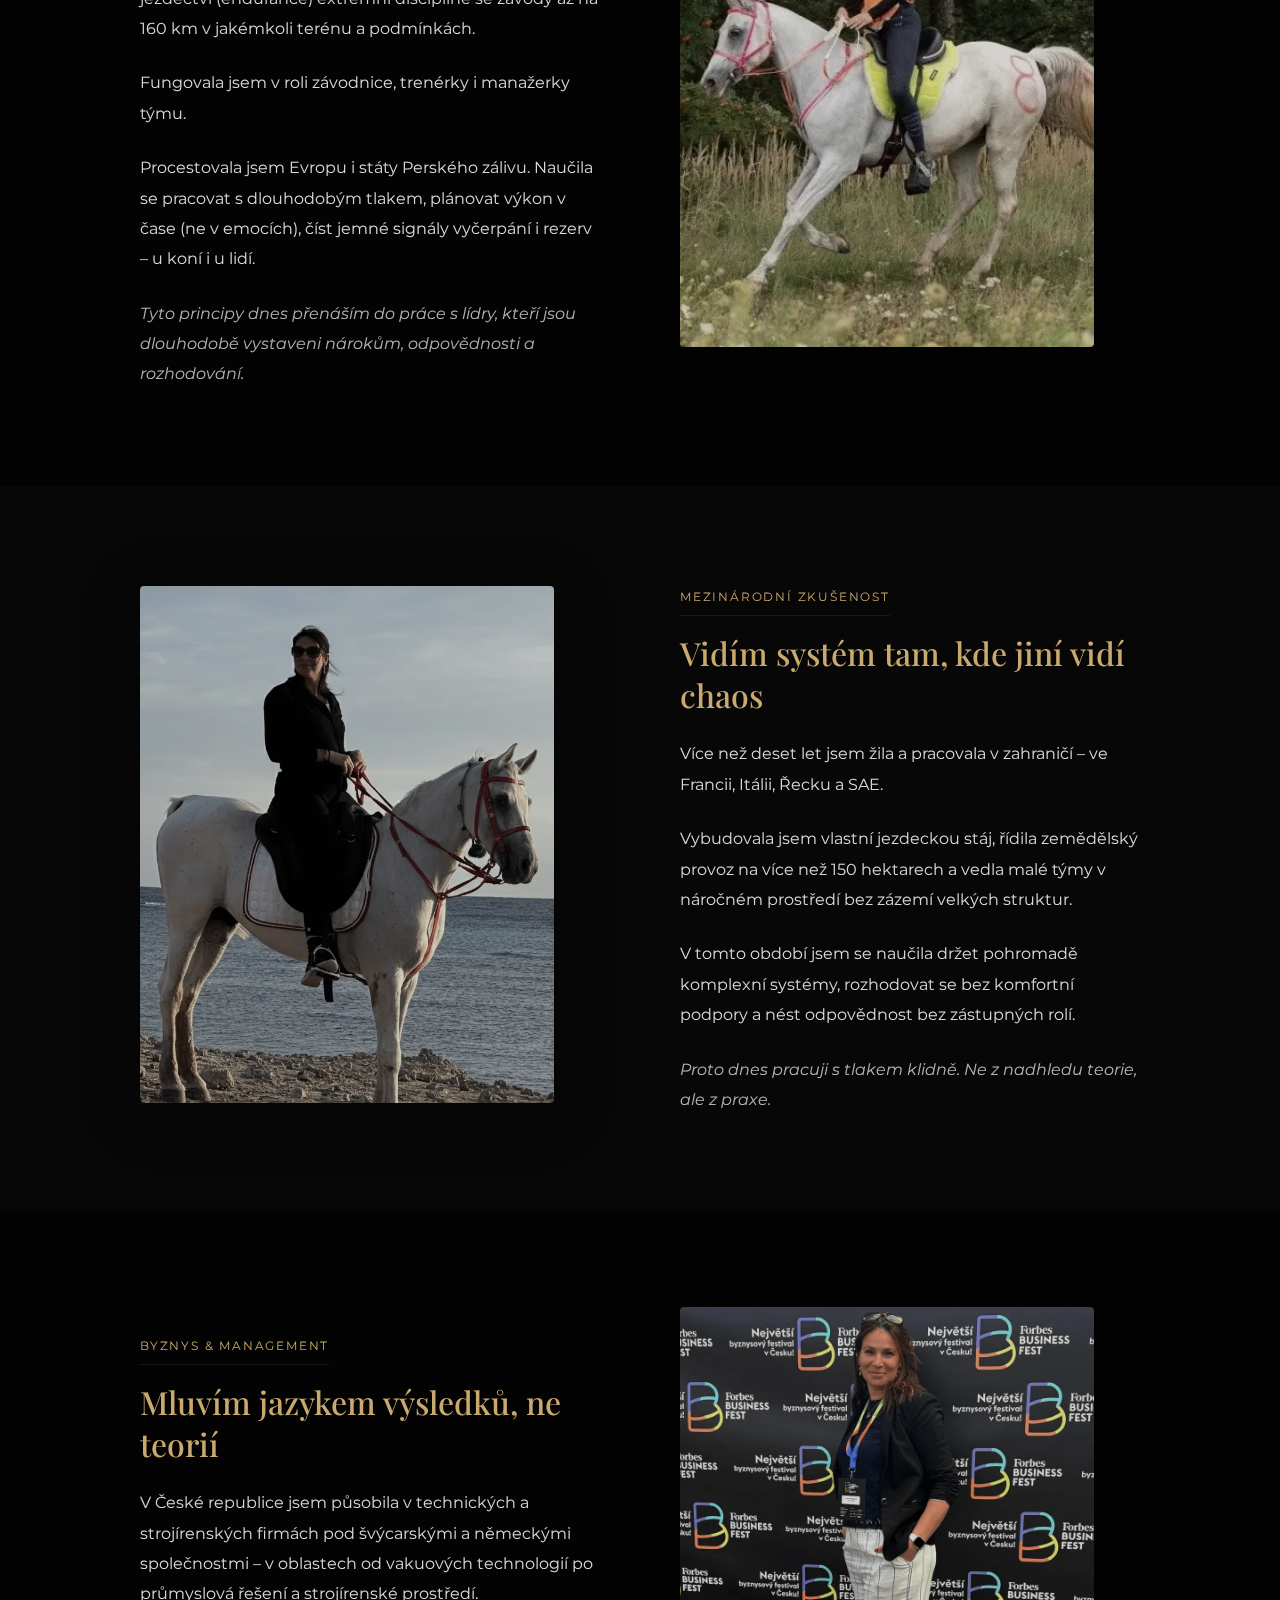
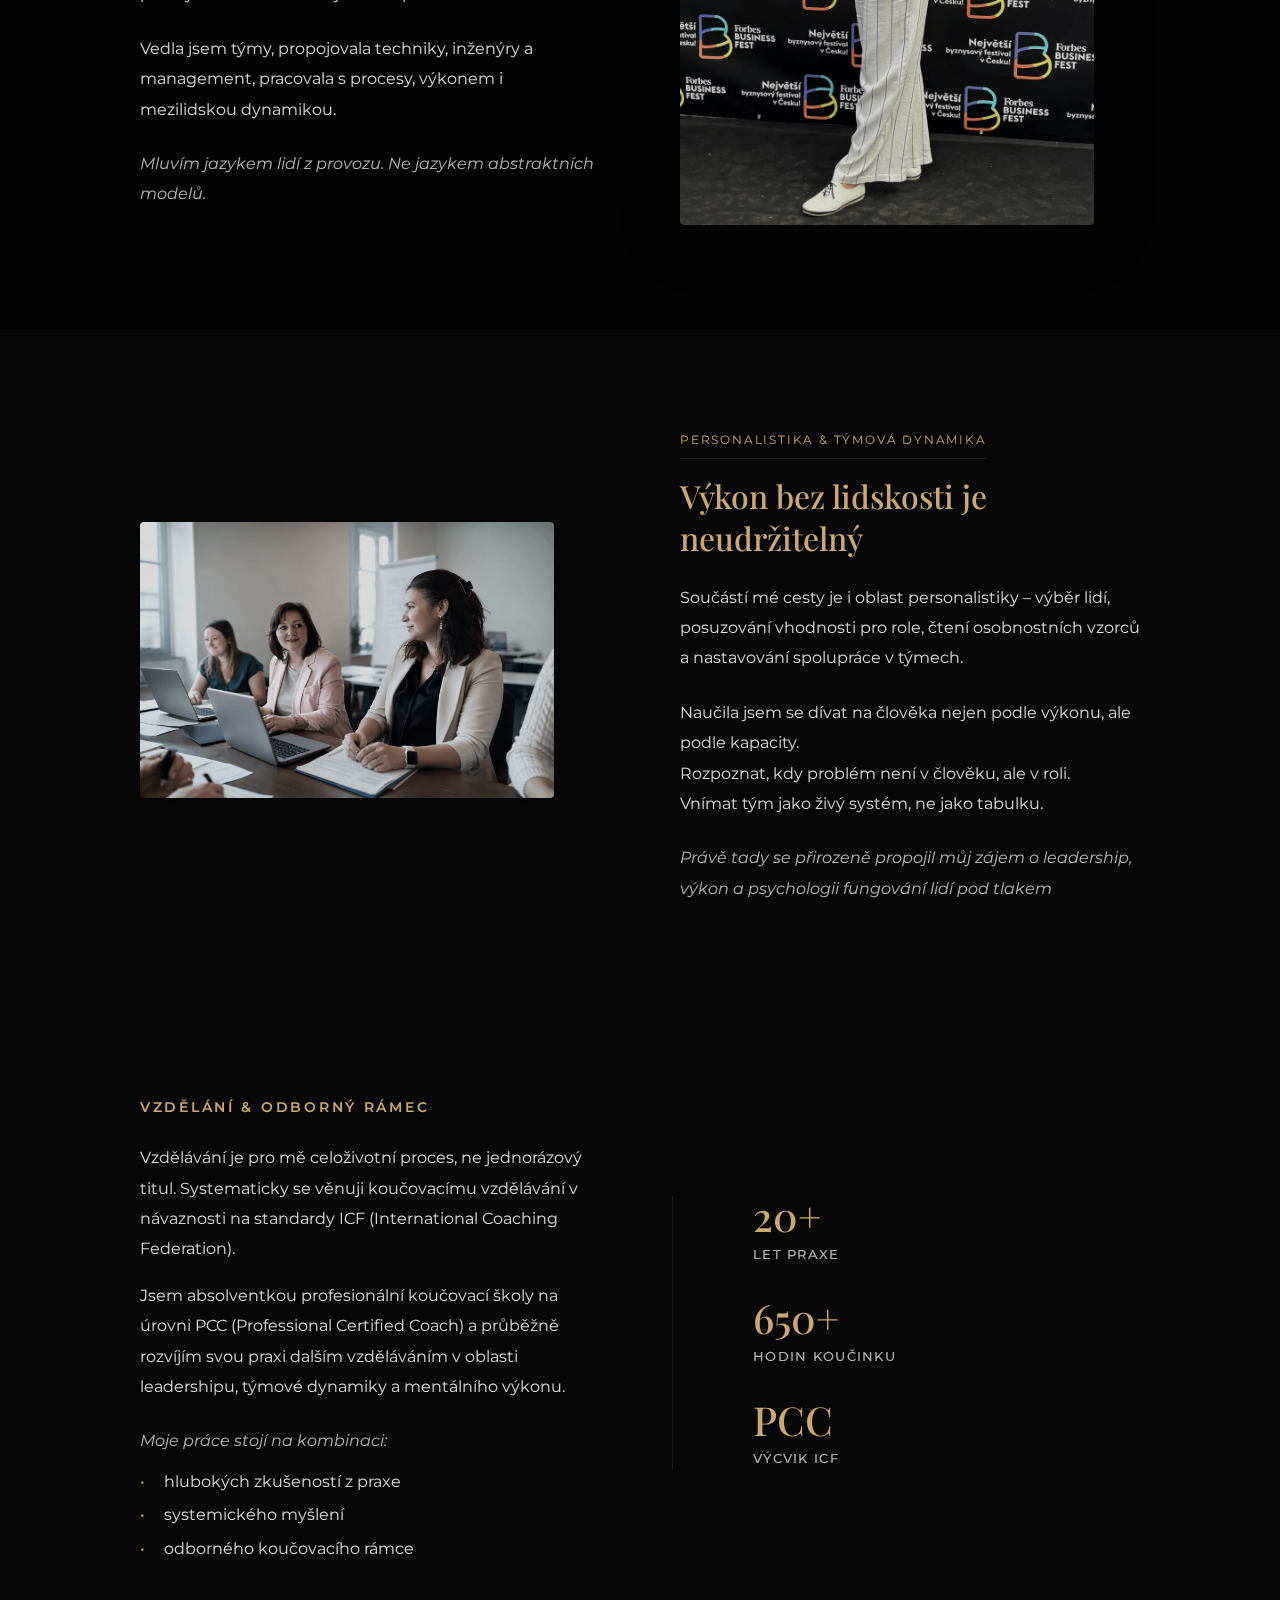
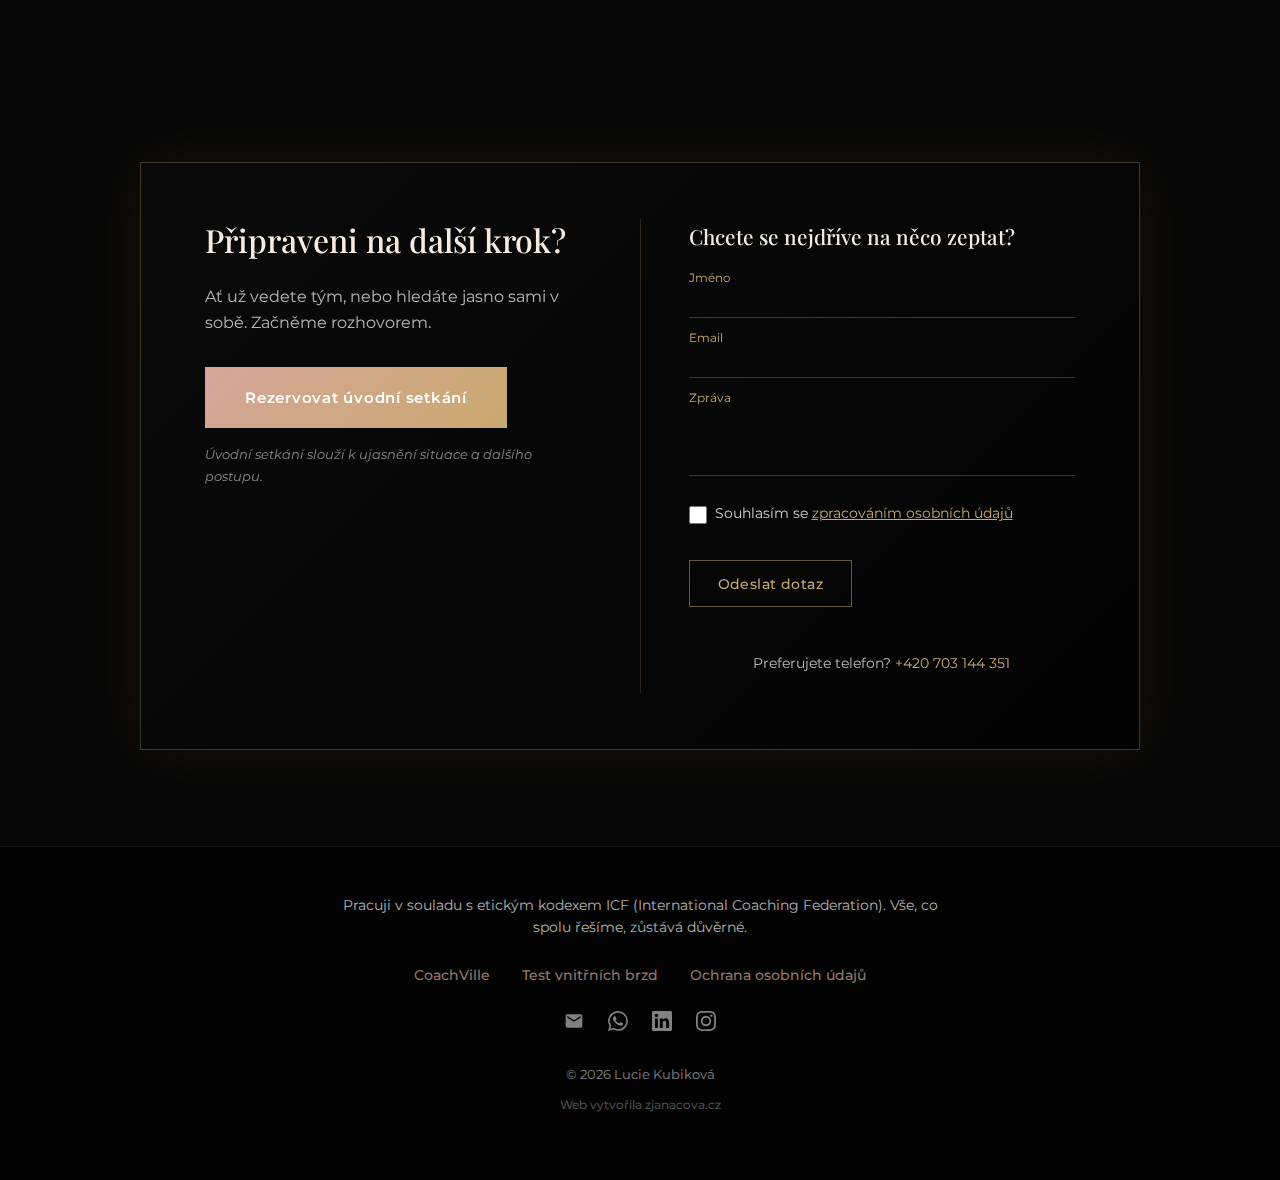
<file: o-mne.html>
<!DOCTYPE html>
<html lang="cs">

<head>
    <meta charset="UTF-8">
    <meta name="viewport" content="width=device-width, initial-scale=1.0">
    <title>O mně | Lucie Kubiková</title>
    <link rel="icon" type="image/png" href="images/favicon.png">
    <link rel="canonical" href="https://luciekubikova.cz/o-mne.html">
    <meta name="description"
        content="Leadership & Mental Performance Coach. 20 let zkušeností ve sportu a byznysu. Vedu lidi k tomu, aby vedli sami sebe.">


    <meta property="og:type" content="website">
    <meta property="og:url" content="https://luciekubikova.cz/o-mne.html">
    <meta property="og:title" content="O mně | Lucie Kubiková">
    <meta property="og:description"
        content="Vedu lidi k tomu, aby vedli sami sebe. 20 let zkušeností ve vrcholovém sportu, mezinárodním byznysu a vedení týmů.">
    <meta property="og:image" content="https://luciekubikova.cz/images/ogimage.png">
    <meta property="og:locale" content="cs_CZ">
    <meta property="og:site_name" content="Lucie Kubiková - Leadership & Mental Performance Coach">


    <meta name="twitter:card" content="summary_large_image">
    <meta name="twitter:url" content="https://luciekubikova.cz/o-mne.html">
    <meta name="twitter:title" content="O mně | Lucie Kubiková">
    <meta name="twitter:description"
        content="Vedu lidi k tomu, aby vedli sami sebe. 20 let zkušeností ve vrcholovém sportu, mezinárodním byznysu a vedení týmů.">
    <meta name="twitter:image" content="https://luciekubikova.cz/images/ogimage.png">

    <link rel="preconnect" href="https://fonts.googleapis.com">
    <link rel="preconnect" href="https://fonts.gstatic.com" crossorigin>
    <link
        href="https://fonts.googleapis.com/css2?family=Playfair+Display:ital,wght@0,400;0,500;0,600;1,400&family=Montserrat:wght@400;500;600&display=swap"
        rel="stylesheet">
    <link rel="stylesheet" href="style3.css">
</head>

<body>

    <div class="particles">
        <div class="particle"></div>
        <div class="particle"></div>
        <div class="particle"></div>
        <div class="particle"></div>
        <div class="particle"></div>
        <div class="particle"></div>
        <div class="particle"></div>
        <div class="particle"></div>
    </div>


    <nav>
        <a href="index.html" class="logo"><img src="images/logo2.png" alt="Lucie Kubiková"></a>
        <button class="menu-toggle" id="mobile-menu-btn">
            <span></span>
            <span></span>
            <span></span>
        </button>
        <div class="nav-links" id="nav-links">
            <a href="index.html">Úvodní stránka</a>
            <a href="index.html#nabidka">Nabídka</a>
            <a href="gamewithin/">Game Within</a>
            <a href="#kontakt">Kontakt</a>
            <a href="https://luciekubikova.reenio.cz/cs/terms/2026-01-21;viewMode=dayLucie" class="nav-cta"
                target="_blank">Rezervace</a>
        </div>

        <div class="mobile-menu" id="mobile-menu">
            <a href="index.html">Úvodní stránka</a>
            <a href="index.html#nabidka">Nabídka</a>
            <a href="gamewithin/">Game Within</a>
            <a href="#kontakt">Kontakt</a>
            <a href="https://luciekubikova.reenio.cz/cs/terms/2026-01-21;viewMode=dayLucie" class="nav-cta"
                target="_blank">Rezervace</a>
        </div>
    </nav>


    <section class="page-hero">
        <div class="hero-content">
            <div class="hero-label">Leadership & Mental Performance Coach</div>
            <h1>Vedu lidi k tomu,<br>aby převzali vedení<br><em>sami za sebe.</em></h1>
            <p class="hero-subtitle">
                Vím, jak chutná tlak, odpovědnost i situace, kdy se zdá, že řešení neexistuje.
            </p>
        </div>
    </section>


    <section class="work-style-section">
        <div class="work-style-container">
            <div class="work-style-intro">
                <span class="section-label">Můj styl práce</span>
            </div>

            <div class="work-style-list">
                <div class="work-style-item">
                    <h3>Držím strukturu a kladu otázky</h3>
                    <p>Budu se ptát na věci, které vás naučí přemýšlet jinak.</p>
                </div>
                <div class="work-style-item">
                    <h3>Jsem přímá, když je potřeba</h3>
                    <p>Žádná omáčka. Pokud uvidím slepou uličku, řeknu vám to na rovinu.</p>
                </div>
                <div class="work-style-item">
                    <h3>Odpovědi jsou vaše</h3>
                    <p>Vytvořím prostor, kde si dovolíte říct je nahlas a vidět je.</p>
                </div>
                <div class="work-style-item">
                    <h3>Orientace na výsledek</h3>
                    <p>Na konci každého setkání víte, co je váš další krok v realitě, ne v teorii.</p>
                </div>
            </div>
        </div>
    </section>


    <section class="story-section">
        <div class="story-grid">
            <div class="story-content">
                <span class="location-tag">Vrcholový sport</span>
                <h2>Odolnost není dar. Je to trénink.</h2>
                <p>
                    Reprezentovala jsem Českou republiku ve vytrvalostním jezdectví (endurance) extrémní disciplíně se
                    závody až na 160 km v jakémkoli terénu a podmínkách.
                </p>
                <p>Fungovala jsem v roli závodnice, trenérky i manažerky týmu.</p>
                <p>Procestovala jsem Evropu i státy Perského zálivu. Naučila se pracovat s dlouhodobým tlakem, plánovat
                    výkon v čase (ne v emocích), číst jemné signály vyčerpání i rezerv – u koní i u lidí.
                </p>
                <p class="highlight">
                    Tyto principy dnes přenáším do práce s lídry, kteří jsou dlouhodobě vystaveni nárokům, odpovědnosti
                    a rozhodování.
                </p>
            </div>
            <div class="story-image">
                <img src="images/IMG_0738 (1).webp" alt="Lucie Kubiková s koněm na závodech endurance"
                    class="story-sport-photo" loading="lazy">
            </div>
        </div>
    </section>


    <section class="story-section alt">
        <div class="story-grid reverse">
            <div class="story-content">
                <span class="location-tag">Mezinárodní zkušenost</span>
                <h2>Vidím systém tam, kde jiní vidí chaos</h2>
                <p>Více než deset let jsem žila a pracovala v zahraničí – ve Francii, Itálii, Řecku a SAE.</p>
                <p>Vybudovala jsem vlastní jezdeckou stáj, řídila zemědělský provoz na více než 150 hektarech a vedla
                    malé týmy v náročném prostředí bez zázemí velkých struktur.
                </p>
                <p>V tomto období jsem se naučila držet pohromadě komplexní systémy, rozhodovat se bez komfortní podpory
                    a nést odpovědnost bez zástupných rolí.</p>
                <p class="highlight">
                    Proto dnes pracuji s tlakem klidně. Ne z nadhledu teorie, ale z praxe.
                </p>
            </div>
            <div class="story-image">
                <img src="images/recko2.webp" alt="Lucie Kubiková s koněm na pláži v Řecku" class="story-recko-photo"
                    loading="lazy">
            </div>
        </div>
    </section>


    <section class="story-section">
        <div class="story-grid">
            <div class="story-content">
                <span class="location-tag">Byznys & management</span>
                <h2>Mluvím jazykem výsledků, ne teorií</h2>
                <p>
                    V České republice jsem působila v technických a strojírenských firmách pod švýcarskými a německými
                    společnostmi – v oblastech od vakuových technologií po průmyslová řešení a strojírenské prostředí.
                </p>
                <p>
                    Vedla jsem týmy, propojovala techniky, inženýry a management, pracovala s procesy, výkonem i
                    mezilidskou dynamikou.
                </p>
                <p class="highlight">
                    Mluvím jazykem lidí z provozu. Ne jazykem abstraktních modelů.
                </p>
            </div>
            <div class="story-image">
                <img src="images/omne_business.webp" alt="Lucie Kubiková v pracovním prostředí"
                    class="story-business-photo" loading="lazy">
            </div>
        </div>
    </section>


    <section class="story-section alt">
        <div class="story-grid reverse">
            <div class="story-content">
                <span class="location-tag">Personalistika & týmová dynamika</span>
                <h2>Výkon bez lidskosti je neudržitelný</h2>
                <p>
                    Součástí mé cesty je i oblast personalistiky – výběr lidí, posuzování vhodnosti pro role, čtení
                    osobnostních vzorců a nastavování spolupráce v týmech.
                </p>
                <p>
                    Naučila jsem se dívat na člověka nejen podle výkonu, ale podle kapacity.<br>
                    Rozpoznat, kdy problém není v člověku, ale v roli.<br>
                    Vnímat tým jako živý systém, ne jako tabulku.
                </p>
                <p class="highlight">
                    Právě tady se přirozeně propojil můj zájem o leadership, výkon a psychologii fungování lidí pod
                    tlakem
                </p>
            </div>
            <div class="story-image">
                <img src="images/office.webp" alt="Lucie Kubiková při práci s týmem" class="story-office-photo"
                    loading="lazy">
            </div>
        </div>
    </section>


    <section class="education-section">
        <div class="education-grid">
            <div class="education-content">
                <span class="section-label">Vzdělání & odborný rámec</span>
                <p>Vzdělávání je pro mě celoživotní proces, ne jednorázový titul. Systematicky se věnuji koučovacímu
                    vzdělávání v návaznosti na standardy ICF (International Coaching Federation).</p>
                <p>Jsem absolventkou profesionální koučovací školy na úrovni PCC (Professional Certified Coach) a
                    průběžně rozvíjím svou praxi dalším vzděláváním v oblasti leadershipu, týmové dynamiky a mentálního
                    výkonu.</p>
                <p class="highlight">Moje práce stojí na kombinaci:</p>
                <ul class="education-list">
                    <li>hlubokých zkušeností z praxe</li>
                    <li>systemického myšlení</li>
                    <li>odborného koučovacího rámce</li>
                </ul>
            </div>
            <div class="education-stats">
                <div class="stat">
                    <div class="stat-number">20+</div>
                    <div class="stat-label">let praxe</div>
                </div>
                <div class="stat">
                    <div class="stat-number">650+</div>
                    <div class="stat-label">hodin koučinku</div>
                </div>
                <div class="stat">
                    <div class="stat-number">PCC</div>
                    <div class="stat-label">výcvik ICF</div>
                </div>
            </div>
        </div>
    </section>


    <section class="cta-section section-light" id="kontakt">
        <div class="cta-box">
            <div class="cta-left">
                <h2>Připraveni na další krok?</h2>
                <p class="cta-subheadline">Ať už vedete tým, nebo hledáte jasno sami v sobě. Začněme rozhovorem.</p>
                <a href="https://luciekubikova.reenio.cz/cs/terms/2026-01-21;viewMode=dayLucie" class="btn-primary"
                    target="_blank">
                    Rezervovat úvodní setkání
                </a>
                <span class="cta-microcopy">Úvodní setkání slouží k ujasnění situace a dalšího postupu.</span>
            </div>
            <div class="cta-divider"></div>
            <div class="cta-right">
                <h3>Chcete se nejdříve na něco zeptat?</h3>
                <form class="cta-form" action="https://formspree.io/f/xvzzbggo" method="POST">
                    <div class="form-field">
                        <input type="text" name="name" id="cta-name" required>
                        <label for="cta-name">Jméno</label>
                    </div>
                    <div class="form-field">
                        <input type="email" name="email" id="cta-email" required>
                        <label for="cta-email">Email</label>
                    </div>
                    <div class="form-field">
                        <textarea name="message" id="cta-message" rows="3" required></textarea>
                        <label for="cta-message">Zpráva</label>
                    </div>
                    <div class="form-checkbox">
                        <input type="checkbox" name="gdpr" id="cta-gdpr" required>
                        <label for="cta-gdpr">Souhlasím se <a href="gdpr.html" target="_blank">zpracováním osobních
                                údajů</a></label>
                    </div>
                    <button type="submit" class="btn-outline">Odeslat dotaz</button>
                </form>
                <p class="contact-alternative">
                    Preferujete telefon? <a href="tel:+420703144351">+420 703 144 351</a>
                </p>
            </div>
        </div>
    </section>


    <footer>
        <p class="footer-icf">Pracuji v souladu s etickým kodexem ICF (International Coaching Federation). Vše, co spolu
            řešíme, zůstává důvěrné.</p>
        <div class="footer-links">
            <a href="https://coachville.eu/coach/lucie-kubikova/" target="_blank">CoachVille</a>
            <a href="index.html#test">Test vnitřních brzd</a>
            <a href="gdpr.html">Ochrana osobních údajů</a>
        </div>
        <div class="footer-social">
            <a href="mailto:kontakt@luciekubikova.cz" aria-label="Email">
                <svg width="20" height="20" viewBox="0 0 24 24" fill="currentColor">
                    <path
                        d="M20 4H4c-1.1 0-1.99.9-1.99 2L2 18c0 1.1.9 2 2 2h16c1.1 0 2-.9 2-2V6c0-1.1-.9-2-2-2zm0 4l-8 5-8-5V6l8 5 8-5v2z" />
                </svg>
            </a>
            <a href="https://wa.me/420703144351" target="_blank" aria-label="WhatsApp">
                <svg width="20" height="20" viewBox="0 0 24 24" fill="currentColor">
                    <path
                        d="M17.472 14.382c-.297-.149-1.758-.867-2.03-.967-.273-.099-.471-.148-.67.15-.197.297-.767.966-.94 1.164-.173.199-.347.223-.644.075-.297-.15-1.255-.463-2.39-1.475-.883-.788-1.48-1.761-1.653-2.059-.173-.297-.018-.458.13-.606.134-.133.298-.347.446-.52.149-.174.198-.298.298-.497.099-.198.05-.371-.025-.52-.075-.149-.669-1.612-.916-2.207-.242-.579-.487-.5-.669-.51-.173-.008-.371-.01-.57-.01-.198 0-.52.074-.792.372-.272.297-1.04 1.016-1.04 2.479 0 1.462 1.065 2.875 1.213 3.074.149.198 2.096 3.2 5.077 4.487.709.306 1.262.489 1.694.625.712.227 1.36.195 1.871.118.571-.085 1.758-.719 2.006-1.413.248-.694.248-1.289.173-1.413-.074-.124-.272-.198-.57-.347m-5.421 7.403h-.004a9.87 9.87 0 01-5.031-1.378l-.361-.214-3.741.982.998-3.648-.235-.374a9.86 9.86 0 01-1.51-5.26c.001-5.45 4.436-9.884 9.888-9.884 2.64 0 5.122 1.03 6.988 2.898a9.825 9.825 0 012.893 6.994c-.003 5.45-4.437 9.884-9.885 9.884m8.413-18.297A11.815 11.815 0 0012.05 0C5.495 0 .16 5.335.157 11.892c0 2.096.547 4.142 1.588 5.945L.057 24l6.305-1.654a11.882 11.882 0 005.683 1.448h.005c6.554 0 11.89-5.335 11.893-11.893a11.821 11.821 0 00-3.48-8.413z" />
                </svg>
            </a>
            <a href="https://www.linkedin.com/in/lucie-kubiková-29b046177/" target="_blank" aria-label="LinkedIn">
                <svg width="20" height="20" viewBox="0 0 24 24" fill="currentColor">
                    <path
                        d="M20.447 20.452h-3.554v-5.569c0-1.328-.027-3.037-1.852-3.037-1.853 0-2.136 1.445-2.136 2.939v5.667H9.351V9h3.414v1.561h.046c.477-.9 1.637-1.85 3.37-1.85 3.601 0 4.267 2.37 4.267 5.455v6.286zM5.337 7.433c-1.144 0-2.063-.926-2.063-2.065 0-1.138.92-2.063 2.063-2.063 1.14 0 2.064.925 2.064 2.063 0 1.139-.925 2.065-2.064 2.065zm1.782 13.019H3.555V9h3.564v11.452zM22.225 0H1.771C.792 0 0 .774 0 1.729v20.542C0 23.227.792 24 1.771 24h20.451C23.2 24 24 23.227 24 22.271V1.729C24 .774 23.2 0 22.222 0h.003z" />
                </svg>
            </a>
            <a href="https://www.instagram.com/plamen_koucky_lucie/" target="_blank" aria-label="Instagram">
                <svg width="20" height="20" viewBox="0 0 24 24" fill="currentColor">
                    <path
                        d="M12 2.163c3.204 0 3.584.012 4.85.07 3.252.148 4.771 1.691 4.919 4.919.058 1.265.069 1.645.069 4.849 0 3.205-.012 3.584-.069 4.849-.149 3.225-1.664 4.771-4.919 4.919-1.266.058-1.644.07-4.85.07-3.204 0-3.584-.012-4.849-.07-3.26-.149-4.771-1.699-4.919-4.92-.058-1.265-.07-1.644-.07-4.849 0-3.204.013-3.583.07-4.849.149-3.227 1.664-4.771 4.919-4.919 1.266-.057 1.645-.069 4.849-.069zM12 0C8.741 0 8.333.014 7.053.072 2.695.272.273 2.69.073 7.052.014 8.333 0 8.741 0 12c0 3.259.014 3.668.072 4.948.2 4.358 2.618 6.78 6.98 6.98C8.333 23.986 8.741 24 12 24c3.259 0 3.668-.014 4.948-.072 4.354-.2 6.782-2.618 6.979-6.98.059-1.28.073-1.689.073-4.948 0-3.259-.014-3.667-.072-4.947-.196-4.354-2.617-6.78-6.979-6.98C15.668.014 15.259 0 12 0zm0 5.838a6.162 6.162 0 100 12.324 6.162 6.162 0 000-12.324zM12 16a4 4 0 110-8 4 4 0 010 8zm6.406-11.845a1.44 1.44 0 100 2.881 1.44 1.44 0 000-2.881z" />
                </svg>
            </a>
        </div>
        <p class="footer-copy">© <span id="current-year"></span> Lucie Kubiková</p>
        <p class="footer-credit">Web vytvořila <a href="https://zjanacova.cz" target="_blank">zjanacova.cz</a></p>
    </footer>


    <button id="scrollToTop" class="scroll-to-top" aria-label="Scroll nahoru">
        <svg width="20" height="20" viewBox="0 0 24 24" fill="none" stroke="currentColor" stroke-width="2">
            <path d="M18 15l-6-6-6 6" />
        </svg>
    </button>


    <div id="cookieBanner" class="cookie-banner">
        <p>Tento web používá cookies pro zlepšení vašeho zážitku. <a href="gdpr.html">Více info</a></p>
        <button id="acceptCookies" class="cookie-accept">Rozumím</button>
    </div>

    <script src="shared.js"></script>
</body>

</html>
</file>
<file: style3.css>
* {
    margin: 0;
    padding: 0;
    box-sizing: border-box;
}


:root {

    --bg-deep: #030303;
    --bg-surface: rgba(255, 255, 255, 0.02);
    --bg-navy: #1a2744;
    --bg-navy-light: #243352;
    --bg-navy-dark: #0f172a;


    --glass-bg: rgba(255, 255, 255, 0.03);
    --glass-border: rgba(255, 255, 255, 0.08);
    --glass-border-hover: rgba(255, 255, 255, 0.15);


    --accent-gold: #C9A96E;
    --accent-gold-light: #D4B87A;
    --accent-gold-muted: #A08850;
    --accent-rose: #D4A59A;


    --text-primary: #F5EBE0;
    --text-body: rgba(255, 255, 255, 0.85);
    --text-secondary: rgba(255, 255, 255, 0.7);
    --text-muted: rgba(255, 255, 255, 0.5);
    --text-white: #FFFFFF;
    --text-light: rgba(255, 255, 255, 0.9);


    --success: #4CAF50;
    --error: #E57373;
}


html {
    scroll-behavior: smooth;
}

body {
    font-family: 'Montserrat', sans-serif;
    background: var(--bg-deep);
    color: var(--text-body);
    line-height: 1.7;
    font-weight: 400;
    overflow-x: hidden;
}




h1 {
    font-family: 'Playfair Display', serif;
    font-size: 3.5rem;
    font-weight: 500;
    color: var(--text-primary);
    margin-bottom: 1.5rem;
    line-height: 1.2;
}

h2 {
    font-family: 'Playfair Display', serif;
    font-size: 2.5rem;
    font-weight: 500;
    color: var(--text-white);
}

h3 {
    font-family: 'Playfair Display', serif;
    font-size: 1.4rem;
    font-weight: 500;
    color: #E8B878;
}

p {
    font-size: 1rem;
    color: var(--text-body);
    margin-bottom: 1rem;
    line-height: 1.8;
}


.aurora {
    position: fixed;
    top: 0;
    left: 0;
    width: 100%;
    height: 100%;
    pointer-events: none;
    z-index: 0;
    overflow: hidden;
}

.aurora-blob {
    position: absolute;
    border-radius: 50%;
    filter: blur(180px);
    opacity: 0.04;
    animation: auroraMove 45s ease-in-out infinite;
}

.aurora-blob.rose {
    width: 800px;
    height: 800px;
    background: var(--accent-rose);
    top: -20%;
    right: -20%;
}

.aurora-blob.gold {
    width: 600px;
    height: 600px;
    background: var(--accent-gold);
    bottom: -10%;
    left: -20%;
    animation-delay: -22s;
}

@keyframes auroraMove {

    0%,
    100% {
        transform: translate(0, 0) scale(1);
    }

    50% {
        transform: translate(30px, -20px) scale(1.05);
    }
}


.shards-container {
    position: fixed;
    top: 0;
    left: 0;
    width: 100%;
    height: 100%;
    pointer-events: none;
    z-index: 1;
    overflow: hidden;
}

.shard {
    position: absolute;
    opacity: 0.08;
    transition: all 1.8s cubic-bezier(0.25, 0.46, 0.45, 0.94);
}


.shard-1 {
    width: 0;
    height: 0;
    border-left: 39px solid transparent;
    border-right: 39px solid transparent;
    border-bottom: 94px solid #C9A96E;
    top: 15%;
    left: 10%;
}

.shard-2 {
    width: 0;
    height: 0;
    border-left: 22px solid transparent;
    border-right: 22px solid transparent;
    border-bottom: 23px solid #E8B878;
    top: 25%;
    right: 15%;
}

.shard-3 {
    width: 0;
    height: 0;
    border-left: 69px solid transparent;
    border-right: 69px solid transparent;
    border-bottom: 29px solid #D4A59A;
    top: 45%;
    left: 5%;
}

.shard-4 {
    width: 0;
    height: 0;
    border-left: 100px solid transparent;
    border-right: 100px solid transparent;
    border-bottom: 150px solid #C9A96E;
    top: 55%;
    right: 8%;
}

.shard-5 {
    width: 0;
    height: 0;
    border-left: 84px solid transparent;
    border-right: 84px solid transparent;
    border-bottom: 85px solid #D4A59A;
    top: 70%;
    left: 20%;
}

.shard-6 {
    width: 0;
    height: 0;
    border-left: 88px solid transparent;
    border-right: 88px solid transparent;
    border-bottom: 84px solid #D4A59A;
    top: 80%;
    right: 25%;
}

.shard-7 {
    width: 0;
    height: 0;
    border-left: 21px solid transparent;
    border-right: 21px solid transparent;
    border-bottom: 150px solid #D4A59A;
    top: 35%;
    left: 85%;
}

.shard-8 {
    width: 0;
    height: 0;
    border-left: 11px solid transparent;
    border-right: 11px solid transparent;
    border-bottom: 53px solid #B8978C;
    top: 60%;
    left: 50%;
}


.shard.chaos {
    animation: floatChaos 20s ease-in-out infinite;
}

.shard-2.chaos {
    animation-delay: -3s;
    animation-duration: 18s;
}

.shard-3.chaos {
    animation-delay: -6s;
    animation-duration: 22s;
}

.shard-4.chaos {
    animation-delay: -9s;
    animation-duration: 19s;
}

.shard-5.chaos {
    animation-delay: -12s;
    animation-duration: 21s;
}

.shard-6.chaos {
    animation-delay: -15s;
    animation-duration: 17s;
}

.shard-7.chaos {
    animation-delay: -4s;
    animation-duration: 23s;
}

.shard-8.chaos {
    animation-delay: -8s;
    animation-duration: 20s;
}

@keyframes floatChaos {

    0%,
    100% {
        transform: translate(0, 0) rotate(0deg);
    }

    25% {
        transform: translate(30px, -40px) rotate(20deg);
    }

    50% {
        transform: translate(-20px, 30px) rotate(-15deg);
    }

    75% {
        transform: translate(35px, 20px) rotate(25deg);
    }
}


.shard.order {
    opacity: 0.25;
}

.shard-1.order,
.shard-2.order,
.shard-3.order,
.shard-4.order,
.shard-5.order,
.shard-6.order,
.shard-7.order,
.shard-8.order {
    top: 50%;
    left: 50%;
    transform: translate(-50%, -50%) rotate(0deg);
}



body.game-within nav {
    position: sticky;
    padding: 0;
    background: transparent;
    backdrop-filter: none;
    border-bottom: none;
}

body.game-within footer {
    background: var(--bg-navy-dark);
}

nav {
    position: fixed;
    top: 0;
    left: 0;
    right: 0;
    z-index: 1000;
    padding: 0.5rem 8%;
    display: flex;
    justify-content: space-between;
    align-items: center;
    background: rgba(3, 3, 3, 0.8);
    backdrop-filter: blur(20px);
    border-bottom: 1px solid var(--glass-border);
}

nav .logo img {
    height: 80px;
    width: auto;
}



.nav-links {
    display: flex;
    gap: 3rem;
    align-items: center;
}

.nav-links a {
    color: var(--text-secondary);
    text-decoration: none;
    font-size: 0.85rem;
    font-weight: 500;
    transition: color 0.3s;
    letter-spacing: 0.02em;
}

.nav-links a:hover {
    color: var(--text-primary);
}

.nav-cta {
    background: var(--glass-bg);
    border: 1px solid var(--glass-border);
    padding: 0.6rem 1.5rem;
    color: var(--text-primary) !important;
    backdrop-filter: blur(10px);
    transition: all 0.3s;
}

.nav-cta:hover {
    border-color: var(--accent-gold);
    background: rgba(201, 169, 110, 0.1);
}

.menu-toggle {
    display: none;
    cursor: pointer;
}

.menu-toggle span {
    display: block;
    width: 24px;
    height: 1px;
    background: var(--text-primary);
    margin: 6px 0;
    transition: 0.3s;
}




.glass-card {
    background: var(--glass-bg);
    border: 1px solid var(--glass-border);
    backdrop-filter: blur(10px);
    padding: 2.5rem;
    transition: all 0.4s ease;
}

.glass-card:hover {
    border-color: var(--glass-border-hover);
    transform: translateY(-2px);
}


.hero {
    min-height: 100vh;
    padding: 7rem 8% 6rem;
    position: relative;
    z-index: 2;
    display: flex;
    flex-direction: column;
}
.hero-grid {
    display: grid;
    grid-template-columns: 1fr auto;
    grid-template-rows: auto 1fr;
    align-items: center;
    max-width: 1400px;
    margin: 0 auto;
    width: 100%;
    gap: 2rem;
}

.hero-label-fixed {
    grid-column: 1;
    grid-row: 1;
    align-self: start;
    color: var(--accent-gold);
    font-size: 0.75rem;
    font-weight: 600;
    letter-spacing: 0.15em;
    text-transform: uppercase;
    max-width: 400px;
    line-height: 1.8;
    text-shadow: 0 2px 10px rgba(0, 0, 0, 0.3);
    margin-bottom: 2rem;
}

.hero-label-fixed .hero-label {
    display: block;
}

.hero-label-fixed h1.seo-title {
    position: static;
    display: block;
    font-family: 'Montserrat', sans-serif;
    font-size: inherit;
    font-weight: 400;
    opacity: 0.85;
    margin: 0;
    padding: 0;
    color: inherit;
    letter-spacing: inherit;
    text-transform: inherit;
    line-height: inherit;
}
.hero-wrapper {
    max-width: 1400px;
    margin: 0 auto;
    width: 100%;
    flex: 1;
    display: flex;
    flex-direction: column;
}
.hero-content {
    grid-column: 1;
    grid-row: 2;
}
.hero-content p {
    font-size: 1.1rem;
    color: var(--text-body);
    line-height: 1.8;
    margin-bottom: 3rem;
    max-width: 500px;
    font-weight: 400;
    text-shadow: 2px 2px 3px var(--bg-deep);
}

.hero-content .hero-headline .line-3 {
    display: block;
    max-width: 470px;
    text-align: right;
    white-space: nowrap;
    text-shadow: 2px 2px 3px var(--bg-deep);
}

.hero-cta {
    display: flex;
    gap: 1rem;
}

.btn {
    padding: 1rem 2rem;
    font-size: 0.9rem;
    font-weight: 600;
    text-decoration: none;
    transition: all 0.3s ease;
    display: inline-flex;
    align-items: center;
    gap: 0.5rem;
    letter-spacing: 0.02em;
}

.btn-primary {
    background: linear-gradient(135deg, var(--accent-rose), var(--accent-gold));
    color: white;
    border: none;
}

.btn-primary:hover {
    transform: translateY(-2px);
    box-shadow: 0 20px 40px rgba(201, 169, 110, 0.2);
}

.btn-secondary {
    background: var(--glass-bg);
    color: var(--text-primary);
    border: 1px solid var(--glass-border);
    backdrop-filter: blur(10px);
}

.btn-secondary:hover {
    border-color: var(--accent-gold);
}

.hero-image {
    grid-column: 2;
    grid-row: 1 / 3;

}

.hero-photo {
    max-width: 100%;
    max-height: 600px;
    width: auto;
    height: auto;
    object-fit: contain;
    filter: drop-shadow(0 20px 40px rgba(0, 0, 0, 0.5));
    mix-blend-mode: soft-light;
}

.about-photo {
    max-width: 100%;
    max-height: 500px;
    width: auto;
    height: auto;
    object-fit: contain;
    filter: drop-shadow(0 20px 40px rgba(0, 0, 0, 0.5));
}

.game-within-photo {
    max-width: 100%;
    max-height: 500px;
    width: auto;
    height: auto;
    object-fit: contain;
    filter: drop-shadow(0 20px 40px rgba(0, 0, 0, 0.5));
    opacity: 0.7;
    mix-blend-mode: soft-light;
}

.hero-image-placeholder {
    aspect-ratio: 4/5;
    background: var(--glass-bg);
    border: 1px solid var(--glass-border);
    backdrop-filter: blur(10px);
    display: flex;
    align-items: center;
    justify-content: center;
    color: var(--text-muted);
    font-size: 0.9rem;
}


section {
    padding: 8rem 8%;
    position: relative;
    z-index: 2;
}

.section-light {
    background: var(--bg-surface);
}

.section-header {
    max-width: 600px;
    margin-bottom: 4rem;
}

.section-header.center {
    text-align: center;
    margin-left: auto;
    margin-right: auto;
}

.section-label {
    color: var(--accent-gold);
    font-size: 0.75rem;
    font-weight: 600;
    letter-spacing: 0.15em;
    text-transform: uppercase;
    margin-bottom: 1rem;
    display: block;
}

.section-title {
    font-family: 'Playfair Display', serif;
    font-size: 2.8rem;
    font-weight: 500;
    line-height: 1.15;
    letter-spacing: -0.01em;
    color: #E8B878;
}


.quote-section {
    padding: 4rem 8%;
    text-align: center;
}

.main-quote {
    font-family: 'Playfair Display', serif;
    font-size: 1.8rem;
    font-weight: 400;
    font-style: italic;
    color: var(--text-primary);
    max-width: 800px;
    margin: 0 auto;
    line-height: 1.6;
    position: relative;
}

.main-quote::before {
    content: '';
    display: block;
    width: 60px;
    height: 2px;
    background: var(--accent-gold);
    margin: 0 auto 2rem;
}


.benefits-grid {
    display: grid;
    grid-template-columns: repeat(2, 1fr);
    gap: 1.5rem;
    max-width: 1000px;
    margin: 0 auto;
}

.benefits-grid-5 {
    grid-template-columns: repeat(3, 1fr);
    max-width: 1200px;
}

.benefits-grid-5 .benefit-card:nth-child(4),
.benefits-grid-5 .benefit-card:nth-child(5) {
    grid-column: span 1;
}

.benefits-grid-5 {
    justify-items: center;
}

.benefits-grid-5 .benefit-card {
    width: 100%;
    max-width: 380px;
}

.benefits-grid-5 .benefit-card:nth-child(4) {
    justify-self: end;
}

.benefits-grid-5 .benefit-card:nth-child(5) {
    justify-self: start;
}

.benefit-card {
    background: var(--glass-bg);
    border: 1px solid var(--glass-border);
    backdrop-filter: blur(10px);
    padding: 2.5rem;
    transition: all 0.4s ease;
}

.benefit-card:hover {
    border-color: var(--glass-border-hover);
    transform: translateY(-2px);
}

.benefit-card h3 {
    font-family: 'Playfair Display', serif;
    font-size: 1.1rem;
    font-weight: 600;
    color: #E8B878;
    margin-bottom: 1rem;
    text-transform: uppercase;
    letter-spacing: 0.08em;
}

.benefit-card p {
    font-size: 0.95rem;
    color: rgba(255, 255, 255, 0.85);
    line-height: 1.7;
    font-weight: 400;
}

.benefit-card ul {
    list-style: none;
    margin-bottom: 1.2rem;
}

.benefit-card ul li {
    padding: 0.4rem 0;
    color: rgba(255, 255, 255, 0.85);
    font-size: 0.95rem;
    font-weight: 400;
    display: flex;
    align-items: flex-start;
    gap: 0.8rem;
    line-height: 1.6;
}

.benefit-card ul li::before {
    content: '';
    width: 4px;
    height: 4px;
    background: var(--accent-gold);
    border-radius: 50%;
    flex-shrink: 0;
    margin-top: 0.55rem;
}

.benefit-card .benefit-closing {
    font-size: 0.9rem;
    color: var(--text-secondary);
    font-style: italic;
    line-height: 1.6;
    padding-top: 0.5rem;
    border-top: 1px solid var(--glass-border);
}


.services-grid {
    display: grid;
    grid-template-columns: repeat(3, 1fr);
    gap: 1.5rem;
    max-width: 1100px;
    margin: 0 auto;
}

.service-card {
    background: var(--glass-bg);
    border: 1px solid var(--glass-border);
    backdrop-filter: blur(10px);
    padding: 2.5rem 2rem;
    transition: all 0.4s ease;
}

.service-card:hover {
    border-color: var(--glass-border-hover);
    transform: translateY(-2px);
}

.service-card h3 {
    font-family: 'Playfair Display', serif;
    font-size: 1.4rem;
    font-weight: 500;
    margin-bottom: 1rem;
    color: #E8B878;
}

.service-card>p {
    font-size: 0.95rem;
    color: rgba(255, 255, 255, 0.85);
    margin-bottom: 1.5rem;
    line-height: 1.7;
    font-weight: 400;
}

.service-list {
    list-style: none;
}

.service-list li {
    padding: 0.5rem 0;
    color: rgba(255, 255, 255, 0.75);
    font-size: 0.9rem;
    font-weight: 400;
    display: flex;
    align-items: center;
    gap: 0.8rem;
}

.service-list li::before {
    content: '';
    width: 4px;
    height: 4px;
    background: var(--accent-gold);
    border-radius: 50%;
    flex-shrink: 0;
}


/* Impact Box - Co se v praxi mění */
.impact-box {
    display: grid;
    grid-template-columns: auto 1fr;
    gap: 2.5rem;
    align-items: center;
    max-width: 1100px;
    margin: 3rem auto 0;
    padding: 2.5rem 3rem;
    background: var(--glass-bg);
    border: 1px solid var(--glass-border);
    border-top: 2px solid var(--accent-gold);
    backdrop-filter: blur(10px);
}

.impact-arrow {
    display: flex;
    align-items: center;
    justify-content: center;
}

.impact-arrow svg {
    width: 64px;
    height: 64px;
    color: var(--accent-gold);
}

.impact-content h3 {
    font-family: 'Playfair Display', serif;
    font-size: 1.3rem;
    font-weight: 500;
    color: var(--accent-gold);
    margin-bottom: 1rem;
}

.impact-list {
    display: grid;
    grid-template-columns: repeat(4, 1fr);
    gap: 1rem 2rem;
    list-style: none;
}

.impact-list li {
    color: rgba(255, 255, 255, 0.85);
    font-size: 0.95rem;
    font-weight: 400;
    display: flex;
    align-items: center;
    gap: 0.6rem;
}

.impact-list li::before {
    content: '';
    width: 5px;
    height: 5px;
    background: var(--accent-gold);
    border-radius: 50%;
    flex-shrink: 0;
}

@media (max-width: 1024px) {
    .impact-box {
        gap: 2rem;
        padding: 2rem;
    }

    .impact-arrow svg {
        width: 50px;
        height: 50px;
    }

    .impact-list {
        grid-template-columns: repeat(2, 1fr);
        gap: 0.75rem 1.5rem;
    }
}

@media (max-width: 768px) {
    .impact-box {
        grid-template-columns: 1fr;
        gap: 1.5rem;
        padding: 2rem 1.5rem;
        text-align: center;
    }

    .impact-arrow svg {
        width: 44px;
        height: 44px;
    }

    .impact-content h3 {
        font-size: 1.2rem;
    }

    .impact-list {
        grid-template-columns: 1fr;
        gap: 0.6rem;
        text-align: left;
    }

    .impact-list li {
        justify-content: flex-start;
    }
}


.test-section {
    padding: 6rem 8%;
}

.test-card {
    max-width: 800px;
    margin: 0 auto;
    background: var(--glass-bg);
    border: 1px solid var(--glass-border);
    backdrop-filter: blur(10px);
    padding: 4rem;
    text-align: center;
}

.test-label {
    display: inline-block;
    background: var(--accent-gold);
    color: var(--bg-deep);
    padding: 0.4rem 1rem;
    font-size: 0.75rem;
    font-weight: 600;
    letter-spacing: 0.1em;
    text-transform: uppercase;
    margin-bottom: 1.5rem;
}

.test-card h2 {
    font-family: 'Playfair Display', serif;
    font-size: 2.4rem;
    font-weight: 500;
    letter-spacing: -0.01em;
    margin-bottom: 1rem;
    color: #E8B878;
}

.test-card>p {
    color: rgba(255, 255, 255, 0.85);
    margin-bottom: 2rem;
    font-size: 1rem;
    max-width: 500px;
    margin-left: auto;
    margin-right: auto;
    line-height: 1.7;
    font-weight: 400;
}

.tally-embed {
    margin: 2rem 0;
}

.tally-embed iframe {
    min-height: 215px;
}

.test-features {
    display: flex;
    justify-content: center;
    gap: 2.5rem;
    margin-top: 2rem;
    font-size: 0.85rem;
    color: var(--text-secondary);
    font-weight: 500;
}

.test-features span {
    display: flex;
    align-items: center;
    gap: 0.5rem;
    font-weight: 500;
}

.test-features span::before {
    content: '';
    width: 6px;
    height: 6px;
    background: var(--accent-gold);
    border-radius: 50%;
    flex-shrink: 0;
}


.game-within-grid {
    display: grid;
    grid-template-columns: 1.2fr 1fr;
    gap: 4rem;
    max-width: 1100px;
    margin: 0 auto;
    align-items: center;
}

.game-within-content h2 {
    font-family: 'Playfair Display', serif;
    font-size: 2.6rem;
    font-weight: 500;
    letter-spacing: -0.01em;
    margin-bottom: 1.5rem;
    color: #E8B878;
}

.game-within-content p {
    color: rgba(255, 255, 255, 0.85);
    margin-bottom: 1rem;
    font-size: 1rem;
    line-height: 1.8;
    font-weight: 400;
}

.game-within-content .btn {
    margin-top: 1.5rem;
}

.game-within-placeholder {
    aspect-ratio: 4/3;
    background: var(--glass-bg);
    border: 1px solid var(--glass-border);
    backdrop-filter: blur(10px);
    display: flex;
    align-items: center;
    justify-content: center;
    color: var(--text-muted);
    font-size: 0.9rem;
}


.about-grid {
    display: grid;
    grid-template-columns: 1fr 1.3fr;
    gap: 4rem;
    max-width: 1000px;
    margin: 0 auto;
    align-items: center;
}

.about-image-placeholder {
    aspect-ratio: 3/4;
    background: var(--glass-bg);
    border: 1px solid var(--glass-border);
    backdrop-filter: blur(10px);
    display: flex;
    align-items: center;
    justify-content: center;
    color: var(--text-muted);
    font-size: 0.9rem;
}

.about-content h2 {
    font-family: 'Playfair Display', serif;
    font-size: 2.4rem;
    font-weight: 500;
    letter-spacing: -0.01em;
    margin-bottom: 1.5rem;
    color: #E8B878;
}

.about-content p {
    color: rgba(255, 255, 255, 0.85);
    margin-bottom: 1rem;
    font-size: 1rem;
    line-height: 1.8;
    font-weight: 400;
}

.about-content .about-role {
    font-size: 1.05rem;
    color: var(--accent-gold);
    margin-bottom: 2rem;
    font-weight: 500;
    line-height: 1.6;
}

.work-style-title {
    font-family: 'Playfair Display', serif;
    font-size: 1.3rem;
    font-weight: 500;
    color: #E8B878;
    margin: 2rem 0 1rem;
}

.work-style-list {
    list-style: none;
    margin-bottom: 1.5rem;
}

.work-style-list li {
    padding: 0.6rem 0;
    padding-left: 1.5rem;
    position: relative;
    color: rgba(255, 255, 255, 0.85);
    font-size: 0.95rem;
    line-height: 1.7;
}

.work-style-list li::before {
    content: '';
    position: absolute;
    left: 0;
    top: 1rem;
    width: 6px;
    height: 6px;
    background: var(--accent-gold);
    border-radius: 50%;
}

.work-style-list li strong {
    color: #E8B878;
}

.about-stats {
    display: flex;
    gap: 3rem;
    margin-top: 2.5rem;
    padding-top: 2rem;
    border-top: 1px solid var(--glass-border);
}

.stat-number {
    font-family: 'Playfair Display', serif;
    font-size: 2.5rem;
    color: var(--accent-gold);
    line-height: 1;
    font-weight: 500;
}

.stat-label {
    font-size: 0.8rem;
    color: var(--text-secondary);
    margin-top: 0.5rem;
    text-transform: uppercase;
    letter-spacing: 0.1em;
    font-weight: 500;
}


.principle-section {
    padding: 5rem 8%;
    text-align: center;
}

.principle-section h2 {
    font-family: 'Playfair Display', serif;
    font-size: 1.8rem;
    font-weight: 500;
    color: var(--accent-gold);
    margin-bottom: 2.5rem;
}

.principle-steps {
    display: flex;
    justify-content: center;
    gap: 3rem;
    max-width: 800px;
    margin: 0 auto 2rem;
    flex-wrap: wrap;
}

.principle-step {
    text-align: center;
}

.principle-step strong {
    display: block;
    font-family: 'Playfair Display', serif;
    font-size: 1.3rem;
    color: var(--text-primary);
    margin-bottom: 0.5rem;
    font-weight: 500;
}

.principle-step span {
    font-size: 0.95rem;
    color: var(--text-secondary);
    font-style: italic;
}

.principle-closing {
    font-size: 1rem;
    color: var(--text-muted);
    max-width: 600px;
    margin: 0 auto;
    line-height: 1.7;
}


.cta-section {
    padding: 6rem 8%;
}

.cta-box {
    max-width: 1000px;
    margin: 0 auto;
    background: linear-gradient(135deg, #0a0a0a 0%, #030303 100%);
    border: 1px solid rgba(201, 169, 110, 0.3);
    padding: 3.5rem 4rem;
    display: grid;
    grid-template-columns: 1fr auto 1fr;
    gap: 3rem;
    align-items: start;
    box-shadow: 0 0 60px rgba(201, 169, 110, 0.08);
}

.cta-left {
    display: flex;
    flex-direction: column;
    gap: 1rem;
}

.cta-left h2 {
    font-family: 'Playfair Display', serif;
    font-size: 2rem;
    font-weight: 500;
    color: var(--text-primary);
    margin-bottom: 0.5rem;
    line-height: 1.3;
}

.cta-left .cta-subheadline {
    font-size: 1rem;
    color: var(--text-secondary);
    line-height: 1.6;
    margin-bottom: 1rem;
}

.cta-left .btn-primary {
    background: linear-gradient(135deg, var(--accent-rose), var(--accent-gold));
    color: white;
    padding: 1.1rem 2.5rem;
    font-size: 0.95rem;
    font-weight: 600;
    letter-spacing: 0.05em;
    text-decoration: none;
    transition: all 0.3s ease;
    white-space: nowrap;
    border: none;
    text-align: center;
    display: inline-block;
    align-self: flex-start;
}

.cta-left .btn-primary:hover {
    transform: translateY(-2px);
    box-shadow: 0 20px 40px rgba(201, 169, 110, 0.2);
}

.cta-microcopy {
    font-size: 0.8rem;
    color: var(--text-muted);
    font-style: italic;
}

.cta-divider {
    width: 1px;
    background: rgba(201, 169, 110, 0.2);
    align-self: stretch;
}

.cta-right {
    display: flex;
    flex-direction: column;
    gap: 1.25rem;
}

.cta-right h3 {
    font-family: 'Playfair Display', serif;
    font-size: 1.3rem;
    font-weight: 500;
    color: var(--text-primary);
    margin-bottom: 0.25rem;
}

.cta-form {
    display: flex;
    flex-direction: column;
    gap: 1.25rem;
}

.form-field {
    position: relative;
}

.form-field input,
.form-field textarea {
    width: 100%;
    background: transparent;
    border: none;
    border-bottom: 1px solid rgba(255, 255, 255, 0.2);
    padding: 0.75rem 0 0.5rem;
    font-size: 0.95rem;
    color: var(--text-primary);
    font-family: 'Montserrat', sans-serif;
    transition: border-color 0.3s ease;
    outline: none;
}

.form-field textarea {
    resize: none;
    min-height: 60px;
}

.form-field input:focus,
.form-field textarea:focus {
    border-bottom-color: var(--accent-gold);
}

.form-field label {
    position: absolute;
    left: 0;
    top: 0.75rem;
    font-size: 0.9rem;
    color: var(--text-muted);
    pointer-events: none;
    transition: all 0.3s ease;
}

.form-field input:focus~label,
.form-field input:not(:placeholder-shown)~label,
.form-field textarea:focus~label,
.form-field textarea:not(:placeholder-shown)~label {
    top: -0.6rem;
    font-size: 0.75rem;
    color: var(--accent-gold);
}

.form-field input::placeholder,
.form-field textarea::placeholder {
    color: transparent;
}

.form-checkbox {
    display: flex;
    align-items: flex-start;
    gap: 0.5rem;
    margin-bottom: 1rem;
}

.form-checkbox input[type="checkbox"] {
    width: 18px;
    height: 18px;
    margin-top: 2px;
    accent-color: var(--accent-gold);
    cursor: pointer;
}

.form-checkbox label {
    font-size: 0.85rem;
    color: rgba(255, 255, 255, 0.8);
    line-height: 1.4;
    position: static;
    transform: none;
}

.form-checkbox a {
    color: var(--accent-gold);
    text-decoration: underline;
}

.form-checkbox a:hover {
    color: var(--accent-gold-light);
}

.btn-outline {
    background: transparent;
    border: 1px solid rgba(201, 169, 110, 0.5);
    color: var(--accent-gold);
    padding: 0.85rem 1.75rem;
    font-size: 0.9rem;
    font-weight: 500;
    letter-spacing: 0.03em;
    cursor: pointer;
    transition: all 0.3s ease;
    font-family: 'Montserrat', sans-serif;
    align-self: flex-start;
}

.btn-outline:hover {
    background: rgba(201, 169, 110, 0.1);
    border-color: var(--accent-gold);
}

@media (max-width: 900px) {
    .cta-box {
        grid-template-columns: 1fr;
        gap: 2.5rem;
        padding: 3rem;
    }

    .cta-divider {
        width: 100%;
        height: 1px;
        align-self: auto;
    }

    .cta-left {
        text-align: center;
        align-items: center;
    }

    .cta-left .btn-primary {
        align-self: center;
    }

    .cta-right {
        text-align: center;
        align-items: center;
    }

    .cta-right h3 {
        text-align: center;
    }

    .cta-form {
        width: 100%;
        align-items: center;
    }

    .form-field {
        width: 100%;
    }

    .btn-outline {
        align-self: center;
    }
}

@media (max-width: 480px) {
    .cta-box {
        padding: 2rem 1.5rem;
        gap: 2rem;
    }

    .cta-left h2 {
        font-size: 1.6rem;
    }

    .cta-left .cta-subheadline {
        font-size: 0.95rem;
    }

    .cta-left .btn-primary {
        padding: 1rem 2rem;
        font-size: 0.9rem;
        width: 100%;
    }

    .cta-right h3 {
        font-size: 1.15rem;
    }

    .btn-outline {
        width: 100%;
    }
}

@media (max-width: 360px) {
    .cta-section {
        padding: 4rem 4%;
    }

    .cta-box {
        padding: 1.5rem 1rem;
        gap: 1.5rem;
    }

    .cta-left h2 {
        font-size: 1.4rem;
    }

    .cta-left .cta-subheadline {
        font-size: 0.9rem;
    }

    .cta-left .btn-primary {
        padding: 0.9rem 1.5rem;
        font-size: 0.85rem;
    }

    .cta-right h3 {
        font-size: 1.05rem;
    }

    .form-field input,
    .form-field textarea {
        font-size: 0.9rem;
    }

    .form-field label {
        font-size: 0.85rem;
    }

    .btn-outline {
        padding: 0.75rem 1.25rem;
        font-size: 0.85rem;
    }

    .cta-microcopy {
        font-size: 0.75rem;
    }
}


.references-section {
    padding: 6rem 8%;
    position: relative;
    overflow: hidden;
}

.references-carousel {
    max-width: 900px;
    margin: 0 auto;
    position: relative;
    overflow: hidden;
}

.reference-track {
    display: flex;
    transition: transform 0.5s ease;
    width: 100%;
}

.reference-item {
    min-width: 100%;
    max-width: 100%;
    flex-shrink: 0;
    flex-grow: 0;
}

.reference-card {
    background: var(--glass-bg);
    border: 1px solid var(--glass-border);
    backdrop-filter: blur(10px);
    padding: 3rem 3rem 2.5rem;
    position: relative;
    width: 100%;
    box-sizing: border-box;
}

.reference-title {
    font-family: 'Playfair Display', serif;
    font-size: 1.3rem;
    line-height: 1.5;
    color: var(--accent-gold);
    margin-bottom: 1.5rem;
    font-weight: 500;
    font-style: italic;
    text-align: center;
}

.reference-quote {
    font-size: 1rem;
    line-height: 1.8;
    color: var(--text-body);
    margin-bottom: 2rem;
    font-style: normal;
    font-weight: 400;
    text-align: left;
    white-space: normal;
    word-wrap: break-word;
}

.reference-quote::before {
    content: '"';
    font-family: 'Playfair Display', serif;
    font-size: 4rem;
    color: var(--accent-gold);
    opacity: 0.15;
    position: absolute;
    top: 1rem;
    left: 1.5rem;
    line-height: 1;
    pointer-events: none;
}

.reference-author {
    font-size: 0.95rem;
    color: var(--accent-gold);
    font-weight: 600;
    margin-bottom: 0.3rem;
}

.reference-position {
    font-size: 0.85rem;
    color: var(--text-secondary);
    font-weight: 400;
}

.carousel-nav {
    display: flex;
    justify-content: center;
    align-items: center;
    gap: 1rem;
    margin-top: 2rem;
}

.carousel-dots {
    display: flex;
    gap: 0.5rem;
}

.carousel-dot {
    width: 8px;
    height: 8px;
    border-radius: 50%;
    background: var(--glass-border);
    cursor: pointer;
    transition: all 0.3s;
    border: none;
    padding: 0;
}

.carousel-dot.active {
    background: var(--accent-gold);
    width: 24px;
    border-radius: 4px;
}

.carousel-arrow {
    background: var(--glass-bg);
    border: 1px solid var(--glass-border);
    color: var(--text-primary);
    width: 36px;
    height: 36px;
    border-radius: 50%;
    display: flex;
    align-items: center;
    justify-content: center;
    cursor: pointer;
    transition: all 0.3s;
    font-size: 1.2rem;
    padding: 0;
}

.carousel-arrow:hover {
    border-color: var(--accent-gold);
    background: rgba(201, 169, 110, 0.1);
}


footer {
    padding: 3rem 8%;
    text-align: center;
    border-top: 1px solid var(--glass-border);
    position: relative;
    z-index: 2;
    background: var(--bg-deep);
}



.footer-icf {
    font-size: 0.85rem;
    color: var(--text-secondary);
    margin-bottom: 1.5rem;
    max-width: 600px;
    margin-left: auto;
    margin-right: auto;
    line-height: 1.6;
}

.footer-links {
    display: flex;
    justify-content: center;
    gap: 2rem;
    margin-bottom: 1.5rem;
}

.footer-links a {
    color: var(--accent-rose);
    opacity: 0.7;
    text-decoration: none;
    font-size: 0.9rem;
    font-weight: 500;
    transition: opacity 0.3s;
}



.footer-links a:hover {
    opacity: 1;
}

.footer-copy {
    font-size: 0.8rem;
    color: var(--text-muted);
    font-weight: 400;
    margin-bottom: 0.5rem;
}

.footer-social {
    display: flex;
    justify-content: center;
    gap: 1.5rem;
    margin-bottom: 1.5rem;
}

.footer-social a {
    color: var(--text-muted);
    transition: color 0.3s ease;
}

.footer-social a:hover {
    color: var(--accent-gold);
}

.footer-credit {
    font-size: 0.75rem;
    color: var(--text-muted);
    opacity: 0.7;
}

.footer-credit a {
    color: var(--text-muted);
    text-decoration: none;
    transition: color 0.3s ease;
}

.footer-credit a:hover {
    color: var(--accent-gold);
}


.scroll-to-top {
    position: fixed;
    bottom: 2rem;
    right: 2rem;
    width: 50px;
    height: 50px;
    background: var(--accent-gold);
    border: none;
    border-radius: 50%;
    cursor: pointer;
    display: flex;
    align-items: center;
    justify-content: center;
    opacity: 0;
    visibility: hidden;
    transition: all 0.3s ease;
    z-index: 99;
    color: var(--bg-deep);
}



.scroll-to-top.visible {
    opacity: 1;
    visibility: visible;
}

.scroll-to-top:hover {
    transform: translateY(-3px);
    box-shadow: 0 4px 15px rgba(201, 169, 110, 0.4);
}


.cookie-banner {
    position: fixed;
    bottom: 0;
    left: 0;
    right: 0;
    background: rgba(3, 3, 3, 0.98);
    border-top: 1px solid var(--glass-border);
    padding: 1rem 2rem;
    display: flex;
    justify-content: center;
    align-items: center;
    gap: 2rem;
    z-index: 1000;
    transform: translateY(100%);
    transition: transform 0.3s ease;
}

.cookie-banner.visible {
    transform: translateY(0);
}

.cookie-banner p {
    font-size: 0.85rem;
    color: var(--text-muted);
    margin: 0;
}

.cookie-banner p a {
    color: var(--accent-gold);
}

.cookie-accept {
    background: var(--accent-gold);
    color: var(--bg-deep);
    border: none;
    padding: 0.5rem 1.5rem;
    font-size: 0.85rem;
    font-weight: 600;
    cursor: pointer;
    transition: all 0.3s ease;
}

.cookie-accept:hover {
    opacity: 0.9;
}




.hero-headline {
    font-size: clamp(3.5rem, 10vw, 7rem);
    line-height: 0.95;
    letter-spacing: -0.02em;
}

.hero-image-wrapper {
    mask-image: linear-gradient(to bottom, black 70%, transparent 100%);
    -webkit-mask-image: linear-gradient(to bottom, black 70%, transparent 100%);
}

.gold-glow {
    box-shadow: 0 0 40px rgba(212, 175, 55, 0.15);
}

.grain-overlay::before {
    content: '';
    position: absolute;
    top: 0;
    left: 0;
    right: 0;
    bottom: 0;
    background-image: url("data:image/svg+xml,%3Csvg viewBox='0 0 200 200' xmlns='http://www.w3.org/2000/svg'%3E%3Cfilter id='noise'%3E%3CfeTurbulence type='fractalNoise' baseFrequency='0.65' numOctaves='3' stitchTiles='stitch'/%3E%3C/filter%3E%3Crect width='100%' height='100%' filter='url(%23noise)'/%3E%3C/svg%3E");
    opacity: 0.03;
    pointer-events: none;
}


section.page-section {
    padding: 6rem 8%;
    position: relative;
}

.section-alt {
    background: var(--bg-navy-light);
}

.section-dark {
    background: var(--bg-navy-dark);
}


.team-grid {
    display: grid;
    grid-template-columns: repeat(3, 1fr);
    gap: 2rem;
    max-width: 1100px;
    margin: 0 auto;
}

.team-card {
    background: rgba(255, 255, 255, 0.03);
    border: 1px solid var(--glass-border);
    overflow: hidden;
    transition: all 0.3s ease;
}

.team-card:hover {
    border-color: var(--accent-gold);
    transform: translateY(-5px);
}

.team-photo-placeholder {
    width: 100%;
    aspect-ratio: 1/1;
    background: var(--bg-navy-dark);
    display: flex;
    align-items: center;
    justify-content: center;
    overflow: hidden;
}

.team-photo-placeholder img {
    width: 100%;
    height: 100%;
    object-fit: cover;
    filter: grayscale(20%);
    transition: all 0.3s ease;
}

.team-card:hover .team-photo-placeholder img {
    filter: grayscale(0%);
    transform: scale(1.05);
}

.team-info {
    padding: 1.5rem;
}

.team-role {
    font-size: 0.75rem;
    text-transform: uppercase;
    letter-spacing: 0.1em;
    color: var(--accent-gold);
    margin-bottom: 0.5rem;
}

.team-name {
    font-family: 'Playfair Display', serif;
    font-size: 1.3rem;
    color: var(--text-white);
    margin-bottom: 1rem;
}

.team-desc {
    font-size: 0.9rem;
    color: var(--text-muted);
    line-height: 1.6;
}


.coaching-grid {
    display: grid;
    grid-template-columns: 1fr 1fr;
    gap: 4rem;
    align-items: center;
    max-width: 1100px;
    margin: 0 auto;
}

.coaching-left h2 {
    font-family: 'Playfair Display', serif;
    font-size: 2.5rem;
    font-weight: 500;
    color: var(--text-white);
    margin-bottom: 2rem;
    line-height: 1.2;
}

.coaching-left p {
    font-size: 1rem;
    color: var(--text-muted);
    margin-bottom: 1rem;
    line-height: 1.7;
}

.coaching-left p strong {
    color: var(--text-light);
}

.coaching-benefits {
    list-style: none;
    padding: 0;
    margin: 0;
}

.coaching-benefit {
    display: flex;
    align-items: flex-start;
    gap: 1.5rem;
    margin-bottom: 2rem;
}

.coaching-benefit .benefit-icon {
    width: 50px;
    height: 50px;
    display: flex;
    align-items: center;
    justify-content: center;
    flex-shrink: 0;
}

.coaching-benefit .benefit-icon img {
    width: 40px;
    height: 40px;
    object-fit: contain;
    filter: brightness(0) invert(1) sepia(1) saturate(2) hue-rotate(10deg);
    opacity: 0.8;
}

.coaching-benefit .benefit-text {
    font-size: 1.1rem;
    color: var(--text-light);
    line-height: 1.5;
}

.coaching-benefit .benefit-text strong {
    color: var(--text-white);
    font-weight: 600;
}

.coaching-quote {
    margin-top: 3rem;
    padding-top: 2rem;
    border-top: 1px solid var(--glass-border);
}

.coaching-quote blockquote {
    font-family: 'Playfair Display', serif;
    font-size: 1.1rem;
    font-style: italic;
    color: var(--text-muted);
    line-height: 1.7;
    margin-bottom: 0.75rem;
}

.coaching-quote cite {
    font-size: 0.9rem;
    color: var(--accent-gold);
    font-style: normal;
}


.services-intro {
    max-width: 800px;
    margin: 0 auto 3rem;
    text-align: center;
}

.services-intro p {
    font-size: 1.1rem;
    color: var(--text-light);
    line-height: 1.8;
}

.page-section .services-grid {
    display: grid;
    grid-template-columns: repeat(2, 1fr);
    gap: 1.5rem;
    max-width: 900px;
    margin: 0 auto;
}

.service-item {
    background: rgba(255, 255, 255, 0.03);
    border: 1px solid var(--glass-border);
    padding: 1.5rem;
    display: flex;
    align-items: center;
    gap: 1rem;
}

.service-item .service-icon {
    width: 8px;
    height: 8px;
    background: var(--accent-gold);
    border-radius: 50%;
    flex-shrink: 0;
}

.service-item span {
    font-size: 1rem;
    color: var(--text-light);
}


.comparison-container {
    max-width: 1000px;
    margin: 0 auto;
}

.comparison-grid {
    display: grid;
    grid-template-columns: 1fr 1fr;
    gap: 3rem;
}

.comparison-column h3 {
    font-family: 'Playfair Display', serif;
    font-size: 1.5rem;
    font-weight: 500;
    margin-bottom: 2rem;
    padding-bottom: 1rem;
    border-bottom: 2px solid var(--glass-border);
}

.comparison-column.is h3 {
    color: var(--success);
    border-color: var(--success);
}

.comparison-column.isnt h3 {
    color: var(--error);
    border-color: var(--error);
}

.comparison-item {
    display: flex;
    align-items: flex-start;
    gap: 1rem;
    margin-bottom: 1.5rem;
}

.comparison-icon {
    width: 24px;
    height: 24px;
    border-radius: 4px;
    display: flex;
    align-items: center;
    justify-content: center;
    font-size: 0.8rem;
    flex-shrink: 0;
    margin-top: 2px;
}

.comparison-icon.check {
    background: rgba(76, 175, 80, 0.2);
    color: var(--success);
}

.comparison-icon.cross {
    background: rgba(229, 115, 115, 0.2);
    color: var(--error);
}

.comparison-content h4 {
    font-size: 1rem;
    font-weight: 600;
    color: var(--text-white);
    margin-bottom: 0.25rem;
}

.comparison-content p {
    font-size: 0.9rem;
    color: var(--text-muted);
    line-height: 1.5;
}


.contact-section {
    background: #FFFFFF;
    padding: 4rem 8%;
    position: relative;
}

.contact-section::before {
    content: '';
    position: absolute;
    top: 0;
    left: 0;
    right: 0;
    height: 3px;
    background: linear-gradient(to right, var(--accent-gold), transparent);
}

.contact-grid {
    display: grid;
    grid-template-columns: 1fr 1fr;
    gap: 3rem;
    max-width: 1100px;
    margin: 0 auto;
    align-items: start;
}

.contact-left h2 {
    font-family: 'Playfair Display', serif;
    font-size: 2rem;
    font-weight: 500;
    color: var(--bg-navy-dark);
    margin-bottom: 1rem;
    line-height: 1.2;
}

.contact-left p {
    color: #4a5568;
    font-size: 1rem;
    line-height: 1.7;
    margin-bottom: 1.5rem;
}

.contact-info {
    margin-top: 1.5rem;
    padding-top: 1.5rem;
    border-top: 1px solid #e2e8f0;
}

.contact-info-item {
    display: flex;
    align-items: center;
    gap: 0.75rem;
    margin-bottom: 0.75rem;
    color: #4a5568;
    font-size: 0.9rem;
}

.contact-form {
    background: #f7fafc;
    padding: 2rem;
    border: 1px solid #e2e8f0;
}

.form-group {
    margin-bottom: 1rem;
}

.form-group label {
    display: block;
    font-size: 0.85rem;
    font-weight: 600;
    color: var(--bg-navy-dark);
    margin-bottom: 0.4rem;
}

.form-group input,
.form-group textarea {
    width: 100%;
    padding: 0.6rem 0.9rem;
    font-size: 0.95rem;
    font-family: 'Montserrat', sans-serif;
    border: 2px solid #e2e8f0;
    background: white;
    color: var(--bg-navy-dark);
    transition: all 0.3s ease;
}

.form-group input:focus,
.form-group textarea:focus {
    outline: none;
    border-color: var(--accent-gold);
    box-shadow: 0 0 0 3px rgba(201, 169, 110, 0.1);
}

.form-group input:invalid:not(:placeholder-shown),
.form-group textarea:invalid:not(:placeholder-shown) {
    border-color: #e53e3e;
}

.form-group input:valid:not(:placeholder-shown),
.form-group textarea:valid:not(:placeholder-shown) {
    border-color: #48bb78;
}

.form-group textarea {
    min-height: 120px;
    resize: vertical;
}

.submit-btn {
    background: var(--accent-gold);
    color: var(--bg-navy-dark);
    padding: 1rem 2.5rem;
    font-size: 0.9rem;
    font-weight: 700;
    text-transform: uppercase;
    letter-spacing: 0.05em;
    border: 2px solid var(--accent-gold);
    cursor: pointer;
    transition: all 0.3s ease;
    width: 100%;
}

.submit-btn:hover {
    background: transparent;
    color: var(--accent-gold);
}

.submit-btn:active {
    transform: translateY(1px);
}


.page-hero {
    min-height: 70vh;
    display: flex;
    align-items: center;
    justify-content: center;
    padding: 10rem 8% 5rem;
    text-align: center;
    position: relative;
}

.page-hero::before {
    content: '';
    position: absolute;
    top: 0;
    left: 0;
    right: 0;
    bottom: 0;
    background: radial-gradient(ellipse at center, rgba(201, 169, 110, 0.05) 0%, transparent 70%);
    pointer-events: none;
}

.page-hero .hero-content {
    max-width: 800px;
    position: relative;
    z-index: 2;
}

.page-hero .hero-label {
    font-size: 0.85rem;
    text-transform: uppercase;
    letter-spacing: 0.2em;
    color: var(--accent-gold);
    margin-bottom: 2rem;
    font-weight: 600;
}

.page-hero h1 {
    font-family: 'Playfair Display', serif;
    font-size: 3.5rem;
    font-weight: 500;
    color: var(--text-primary);
    margin-bottom: 1.5rem;
    line-height: 1.2;
}

.page-hero h1 em {
    font-style: italic;
    color: var(--accent-gold);
}

.hero-subtitle {
    font-size: 1.2rem;
    color: var(--text-secondary);
    max-width: 600px;
    margin: 0 auto;
    line-height: 1.8;
}


.story-intro {
    padding: 4rem 8% 2rem;
    text-align: center;
}

.story-intro-content {
    max-width: 700px;
    margin: 0 auto;
}

.story-intro .section-label {
    font-size: 0.85rem;
    text-transform: uppercase;
    letter-spacing: 0.2em;
    color: var(--accent-gold);
    margin-bottom: 1.5rem;
    font-weight: 600;
    display: block;
}

.story-intro p {
    font-size: 1.1rem;
    color: var(--text-secondary);
    line-height: 1.8;
}


.story-section {
    padding: 6rem 0;
}

.story-section.alt {
    background: var(--bg-surface);
}

.story-grid {
    display: grid;
    grid-template-columns: 1fr 1fr;
    gap: 5rem;
    align-items: center;
    max-width: 1000px;
    margin: 0 auto;
}

.story-grid.reverse {
    direction: rtl;
}

.story-grid.reverse>* {
    direction: ltr;
}

.story-content {
    max-width: 500px;
}

.story-content h2 {
    font-family: 'Playfair Display', serif;
    font-size: 2rem;
    font-weight: 500;
    color: var(--accent-gold);
    margin-bottom: 1.5rem;
    line-height: 1.3;
}

.story-content p {
    margin-bottom: 1.5rem;
    font-size: 1rem;
    line-height: 1.9;
    color: var(--text-body);
}

.story-content p:last-child {
    margin-bottom: 0;
}

.story-content .highlight {
    color: var(--text-secondary);
    font-style: italic;
}

.story-image {
    position: relative;
}

.story-business-photo,
.story-sport-photo,
.story-recko-photo {
    width: 90%;
    aspect-ratio: 4/5;
    max-height: 550px;
    object-fit: cover;
    object-position: center top;
    border-radius: 4px;
    filter: drop-shadow(0 10px 30px rgba(0, 0, 0, 0.5)) grayscale(15%);
    opacity: 0.85;
}


.story-office-photo {
    width: 90%;
    max-height: 550px;
    object-fit: cover;
    filter: drop-shadow(0 10px 30px rgba(0, 0, 0, 0.5)) grayscale(15%);
    opacity: 0.85;
    border-radius: 4px;

}

.image-placeholder {
    width: 100%;
    aspect-ratio: 4/5;
    background: var(--glass-bg);
    border: 1px solid var(--glass-border);
    display: flex;
    align-items: center;
    justify-content: center;
    color: var(--text-muted);
    font-size: 0.9rem;
    text-align: center;
    padding: 2rem;
}


.particles {
    position: fixed;
    top: 0;
    left: 0;
    width: 100%;
    height: 100%;
    pointer-events: none;
    z-index: 0;
    overflow: hidden;
}

.particle {
    position: absolute;
    width: 3px;
    height: 3px;
    background: var(--accent-gold);
    border-radius: 50%;
    opacity: 0.15;
    animation: float 20s ease-in-out infinite;
}

.particle:nth-child(1) {
    left: 10%;
    top: 20%;
    animation-delay: 0s;
    animation-duration: 18s;
}

.particle:nth-child(2) {
    left: 20%;
    top: 80%;
    animation-delay: -3s;
    animation-duration: 22s;
}

.particle:nth-child(3) {
    left: 35%;
    top: 40%;
    animation-delay: -6s;
    animation-duration: 20s;
}

.particle:nth-child(4) {
    left: 50%;
    top: 60%;
    animation-delay: -9s;
    animation-duration: 24s;
}

.particle:nth-child(5) {
    left: 65%;
    top: 30%;
    animation-delay: -12s;
    animation-duration: 19s;
}

.particle:nth-child(6) {
    left: 75%;
    top: 70%;
    animation-delay: -15s;
    animation-duration: 21s;
}

.particle:nth-child(7) {
    left: 85%;
    top: 45%;
    animation-delay: -4s;
    animation-duration: 23s;
}

.particle:nth-child(8) {
    left: 90%;
    top: 15%;
    animation-delay: -8s;
    animation-duration: 17s;
}

@keyframes float {

    0%,
    100% {
        transform: translate(0, 0);
        opacity: 0.15;
    }

    25% {
        transform: translate(20px, -30px);
        opacity: 0.25;
    }

    50% {
        transform: translate(-15px, -60px);
        opacity: 0.2;
    }

    75% {
        transform: translate(25px, -40px);
        opacity: 0.18;
    }
}


.location-tag {
    display: inline-block;
    font-size: 0.75rem;
    text-transform: uppercase;
    letter-spacing: 0.15em;
    color: var(--accent-gold);
    margin-bottom: 1rem;
    padding-bottom: 0.5rem;
    border-bottom: 1px solid var(--glass-border);
}


.story-quote {
    padding: 4rem 8%;
    text-align: center;
    max-width: 900px;
    margin: 0 auto;
}

.story-quote blockquote {
    font-family: 'Playfair Display', serif;
    font-size: 1.8rem;
    font-style: italic;
    color: var(--text-primary);
    line-height: 1.6;
    position: relative;
}

.story-quote blockquote::before {
    content: '"';
    font-size: 5rem;
    color: var(--accent-gold);
    opacity: 0.3;
    position: absolute;
    top: -2rem;
    left: -1rem;
    font-family: 'Playfair Display', serif;
}

blockquote em {
    font-style: italic;
    color: var(--accent-gold);
}


.education-section {
    padding: 6rem 8%;
    background: var(--bg-surface);
}

.education-grid {
    display: grid;
    grid-template-columns: 1fr 1fr;
    gap: 4rem;
    max-width: 1000px;
    margin: 0 auto;
    align-items: center;
}

.education-content .section-label {
    font-size: 0.85rem;
    text-transform: uppercase;
    letter-spacing: 0.2em;
    color: var(--accent-gold);
    margin-bottom: 1.5rem;
    font-weight: 600;
    display: block;
}

.education-content p {
    font-size: 1rem;
    color: var(--text-body);
    line-height: 1.9;
    margin-bottom: 1rem;
}

.education-content .highlight {
    color: var(--text-secondary);
    font-style: italic;
    margin-top: 1.5rem;
    margin-bottom: 0.75rem;
}

.education-list {
    list-style: none;
    padding: 0;
    margin: 0;
}

.education-list li {
    position: relative;
    padding-left: 1.5rem;
    margin-bottom: 0.5rem;
    color: var(--text-body);
    font-size: 1rem;
    line-height: 1.6;
}

.education-list li::before {
    content: "•";
    position: absolute;
    left: 0;
    color: var(--accent-gold);
}

.education-stats {
    display: flex;
    flex-direction: column;
    gap: 2rem;
    padding-left: 5rem;
    border-left: 1px solid var(--glass-border);
}

.education-stats .stat {
    text-align: left;
}

.stats-row {
    display: flex;
    justify-content: center;
    gap: 4rem;
    padding: 4rem 8%;
    border-top: 1px solid var(--glass-border);
    border-bottom: 1px solid var(--glass-border);
}

.stat {
    text-align: center;
}


.work-style-section {
    padding: 6rem 8%;
    background: var(--bg-surface);
}

.work-style-container {
    max-width: 800px;
    margin: 0 auto;
}

.work-style-intro {
    text-align: center;
    margin-bottom: 3rem;
    max-width: 700px;
    margin-left: auto;
    margin-right: auto;
}

.work-style-intro .section-label {
    font-size: 0.85rem;
    text-transform: uppercase;
    letter-spacing: 0.2em;
    color: var(--accent-gold);
    margin-bottom: 1.5rem;
    font-weight: 600;
    display: block;
}

.work-style-intro p {
    font-size: 1.1rem;
    color: var(--text-secondary);
    line-height: 1.8;
}

.work-style-section .work-style-list {
    margin-bottom: 3rem;
    list-style: none;
}

.work-style-item {
    margin-bottom: 2rem;
    padding-left: 1.5rem;
    border-left: 2px solid var(--accent-gold);
}

.work-style-item:last-child {
    margin-bottom: 0;
}

.work-style-item h3 {
    font-family: 'Playfair Display', serif;
    font-size: 1.15rem;
    font-weight: 500;
    color: var(--text-primary);
    margin-bottom: 0.5rem;
}

.work-style-item p {
    font-size: 0.95rem;
    color: var(--text-secondary);
    line-height: 1.7;
}

.work-style-philosophy {
    padding-top: 2rem;
    border-top: 1px solid var(--glass-border);
}

.work-style-philosophy p {
    font-size: 1rem;
    color: var(--text-body);
    line-height: 1.9;
    margin-bottom: 1.5rem;
    text-align: center;
}

.work-style-philosophy p:last-child {
    margin-bottom: 0;
    font-style: italic;
    color: var(--text-secondary);
}


.work-topics-section {
    padding: 6rem 8%;
    background: var(--bg-surface);
}

.work-topics-container {
    max-width: 1100px;
    margin: 0 auto;
}

.work-topics-header {
    text-align: center;
    margin-bottom: 3rem;
}

.work-topics-header .section-label {
    font-size: 0.85rem;
    text-transform: uppercase;
    letter-spacing: 0.2em;
    color: var(--accent-gold);
    margin-bottom: 1rem;
    font-weight: 600;
    display: block;
}

.work-topics-header h2 {
    font-family: 'Playfair Display', serif;
    font-size: 2rem;
    font-weight: 500;
    color: var(--text-primary);
    margin-bottom: 1rem;
}

.work-topics-header p {
    font-size: 1.05rem;
    color: var(--text-secondary);
    max-width: 700px;
    margin: 0 auto;
    line-height: 1.8;
}

.work-topics-grid {
    display: grid;
    grid-template-columns: repeat(2, 1fr);
    gap: 2rem;
}

.work-topic-card {
    background: var(--glass-bg);
    border: 1px solid var(--glass-border);
    padding: 2rem;
    transition: all 0.3s ease;
}

.work-topic-card:hover {
    border-color: var(--glass-border-hover);
}

.work-topic-card h3 {
    font-family: 'Playfair Display', serif;
    font-size: 1.15rem;
    font-weight: 500;
    color: var(--accent-gold);
    margin-bottom: 1rem;
    text-transform: uppercase;
    letter-spacing: 0.05em;
}

.work-topic-card ul {
    list-style: none;
    margin-bottom: 1rem;
}

.work-topic-card ul li {
    padding: 0.4rem 0;
    color: var(--text-body);
    font-size: 0.95rem;
    display: flex;
    align-items: flex-start;
    gap: 0.8rem;
    line-height: 1.6;
}

.work-topic-card ul li::before {
    content: '';
    width: 4px;
    height: 4px;
    background: var(--accent-gold);
    border-radius: 50%;
    flex-shrink: 0;
    margin-top: 0.55rem;
}

.work-topic-card .topic-closing {
    font-size: 0.9rem;
    color: var(--text-secondary);
    font-style: italic;
    line-height: 1.6;
    padding-top: 0.75rem;
    border-top: 1px solid var(--glass-border);
}

.work-topics-footer {
    text-align: center;
    margin-top: 3rem;
    padding-top: 2rem;
    border-top: 1px solid var(--glass-border);
}

.work-topics-footer p {
    font-size: 1rem;
    color: var(--text-secondary);
    line-height: 1.8;
}

.work-topics-footer p strong {
    color: var(--text-primary);
}


.beliefs-section {
    padding: 6rem 8%;
    text-align: center;
    max-width: 800px;
    margin: 0 auto;
}

.beliefs-section h2 {
    font-family: 'Playfair Display', serif;
    font-size: 2rem;
    font-weight: 500;
    color: var(--accent-gold);
    margin-bottom: 3rem;
}

.beliefs-list {
    list-style: none;
}

.beliefs-list li {
    font-size: 1.15rem;
    color: var(--text-body);
    margin-bottom: 1.5rem;
    line-height: 1.7;
}

.beliefs-list li strong {
    color: var(--text-primary);
}


.page-cta {
    padding: 6rem 8%;
}

.page-cta h2 {
    font-family: 'Playfair Display', serif;
    font-size: 2.6rem;
    font-weight: 500;
    letter-spacing: -0.01em;
    margin-bottom: 1rem;
    color: #E8B878;
}

.page-cta p {
    color: var(--text-secondary);
    margin-bottom: 2rem;
    max-width: 500px;
    margin-left: auto;
    margin-right: auto;
}

.page-cta .btn-primary {
    background: var(--accent-gold);
    color: var(--bg-deep);
    border: 2px solid var(--accent-gold);
}

.page-cta .btn-primary:hover {
    background: transparent;
    color: var(--accent-gold);
}

.page-cta .cta-action .btn-primary {
    background: var(--accent-gold);
    color: var(--bg-deep);
    padding: 1.1rem 2.5rem;
    font-size: 0.95rem;
    font-weight: 600;
    letter-spacing: 0.05em;
    text-decoration: none;
    transition: all 0.3s ease;
    white-space: nowrap;
}

.page-cta .cta-action .btn-primary:hover {
    background: #d4b577;
    transform: translateY(-2px);
    box-shadow: 0 4px 20px rgba(201, 169, 110, 0.4);
}


.mobile-menu {
    display: flex;
    position: absolute;
    top: 100%;
    left: 0;
    right: 0;
    background: rgba(3, 3, 3, 0.98);
    backdrop-filter: blur(20px);
    border-bottom: 1px solid var(--glass-border);
    padding: 0 8%;
    flex-direction: column;
    gap: 0;
    z-index: 999;
    max-height: 0;
    overflow: hidden;
    opacity: 0;
    visibility: hidden;
    transition: max-height 0.3s ease, opacity 0.3s ease, padding 0.3s ease, visibility 0.3s;
}

.mobile-menu.active {
    max-height: 400px;
    opacity: 1;
    visibility: visible;
    padding: 1rem 8%;
}

.mobile-menu a {
    color: var(--text-secondary);
    text-decoration: none;
    font-size: 1rem;
    font-weight: 500;
    padding: 1rem 0;
    border-bottom: 1px solid var(--glass-border);
    transition: color 0.3s ease;
}

.mobile-menu a:last-child {
    border-bottom: none;
}

.mobile-menu a:hover {
    color: var(--accent-gold);
}

.mobile-menu .nav-cta {
    margin-top: 0.5rem;
    text-align: center;
    background: var(--accent-gold);
    color: var(--bg-deep);
    padding: 0.8rem 1.5rem;
    border: none;
}

.mobile-menu .nav-cta:hover {
    background: #d4b577;
    color: var(--bg-deep);
}


@media (min-width: 769px) {
    .mobile-menu {
        display: none !important;
    }
}


.menu-toggle {
    display: none;
    background: none;
    border: none;
    cursor: pointer;
    padding: 10px;
    z-index: 101;
}

.menu-toggle span {
    display: block;
    width: 24px;
    height: 2px;
    background: var(--text-primary);
    margin: 5px 0;
    transition: all 0.3s ease;
}

.menu-toggle.active span:nth-child(1) {
    transform: rotate(45deg) translate(5px, 5px);
}

.menu-toggle.active span:nth-child(2) {
    opacity: 0;
}

.menu-toggle.active span:nth-child(3) {
    transform: rotate(-45deg) translate(5px, -5px);
}



@media (max-width: 1024px) {
    .team-grid {
        grid-template-columns: repeat(2, 1fr);
    }

    .coaching-grid {
        grid-template-columns: 1fr;
        gap: 3rem;
    }

    .contact-grid {
        grid-template-columns: 1fr;
        gap: 3rem;
    }
}

@media (max-width: 768px) {
    .team-grid {
        grid-template-columns: 1fr;
        max-width: 400px;
    }

    .page-section .services-grid {
        grid-template-columns: 1fr;
    }

    .comparison-grid {
        grid-template-columns: 1fr;
    }

    section.page-section {
        padding: 4rem 6%;
    }

    .coaching-left h2 {
        font-size: 2rem;
    }

    .contact-left h2 {
        font-size: 2rem;
    }

    .contact-form {
        padding: 1.5rem;
    }
}


@media (max-width: 1024px) {
    .story-grid {
        grid-template-columns: 1fr;
        gap: 3rem;
    }

    .story-grid.reverse {
        direction: ltr;
    }

    .story-content {
        max-width: 100%;
        text-align: center;
    }

    .story-image {
        max-width: 400px;
        margin: 0 auto;
    }

    .hero {
        padding: max(120px, 15vw) 0 0;
        width: 100vw;
        margin-left: calc(-50vw + 50%);
        min-height: 100vh;
        display: flex;
        align-items: stretch;
        background-image: url('images/hero_image.png');
        background-size: auto 68%;
        background-position: right 39%;
        background-repeat: no-repeat;
    }

    .hero::before {
        display: none;
    }

    .hero-grid {
        display: flex;
        flex-direction: column;
        justify-content: space-between;
        text-align: left;
        padding: 0 6% 3rem;
        width: 95%;
        max-width: none;
        min-height: calc(100vh - max(120px, 15vw));
    }

    .hero-content .hero-headline .line-3 {
        display: block;
        max-width: 381px;
        text-align: right;
        white-space: nowrap;
    }

    .hero-image {
        display: none;
    }

    .hero-content {
        display: flex;
        flex-direction: column;
        justify-content: center;
        width: 100%;
        max-width: 100%;
        flex: 1;
    }

    .hero-content h1 {
        font-size: 3.4rem;
        margin-bottom: 1.5rem;
        text-shadow: 0 2px 20px rgba(0, 0, 0, 0.5);
        background: none;
        padding: 0;
        min-height: auto;
        width: 100%;
    }

    .hero-content h1 span {
        display: block;
    }

    .hero-content h1 span::after {
        content: none;
    }

    .hero-label {
        margin: 0 0 1.5rem 0;
    }

    .hero-label-fixed {
        font-size: 0.7rem;
        max-width: 85%;
    }

    .hero-content p {
        margin-bottom: 2.5rem;
        margin-left: 0;
        margin-right: 0;
        width: 100%;
        max-width: 100%;
    }

    .hero-cta {
        flex-direction: row;
        align-items: center;
        gap: 1rem;
        width: 100%;
    }

    .game-within-image,
    .about-image {
        display: none;
    }

    .game-within-grid,
    .about-grid {
        grid-template-columns: 1fr;
        gap: 2rem;
        max-width: 100%;
    }

    .benefits-grid {
        grid-template-columns: 1fr;
    }

    .benefits-grid-5 {
        grid-template-columns: 1fr;
    }

    .benefits-grid-5 .benefit-card {
        max-width: 100%;
    }

    .benefits-grid-5 .benefit-card:nth-child(4),
    .benefits-grid-5 .benefit-card:nth-child(5) {
        justify-self: center;
    }

    .services-grid {
        grid-template-columns: 1fr;
    }

    .section-header {
        text-align: center;
    }

    .game-within-content,
    .about-content {
        text-align: center;
    }

    .about-stats {
        justify-content: center;
    }
}

@media (max-width: 768px) {
    nav {
        padding: 0.8rem 5%;
    }

    nav .logo img {
        height: 45px !important;
    }

    .nav-links {
        display: none;
        position: fixed;
        top: 0;
        left: 0;
        right: 0;
        bottom: 0;
        background: rgba(3, 3, 3, 0.98);
        flex-direction: column;
        justify-content: center;
        align-items: center;
        gap: 2rem;
        z-index: 100;
    }

    .nav-links.active {
        display: flex;
    }

    .nav-links a {
        font-size: 1.2rem;
    }

    .menu-toggle {
        display: block;
        z-index: 101;
    }

    .menu-toggle.active span:nth-child(1) {
        transform: rotate(45deg) translate(5px, 5px);
    }

    .menu-toggle.active span:nth-child(2) {
        opacity: 0;
    }

    .menu-toggle.active span:nth-child(3) {
        transform: rotate(-45deg) translate(5px, -5px);
    }


    .page-hero {
        padding: 8rem 6% 4rem;
        min-height: 50vh;
    }

    .page-hero h1 {
        font-size: 2.5rem;
    }



    .story-section {
        padding: 4rem 6%;
    }

    .story-content h2 {
        font-size: 1.7rem;
    }

    .story-quote blockquote {
        font-size: 1.4rem;
    }

    .education-grid {
        grid-template-columns: 1fr;
        gap: 3rem;
    }

    .education-stats {
        flex-direction: row;
        justify-content: center;
        gap: 3rem;
        padding-left: 0;
        padding-top: 2rem;
        border-left: none;
        border-top: 1px solid var(--glass-border);
    }

    .education-stats .stat {
        text-align: center;
    }

    .stats-row {
        flex-wrap: wrap;
        gap: 2rem;
    }

    .beliefs-list li {
        font-size: 1rem;
    }

    .work-topics-grid {
        grid-template-columns: 1fr;
    }

    .hero {
        background-size: auto 55%;
        background-position: right 20%;
        padding-top: max(110px, 12vw);
        min-height: 100vh;
        align-items: stretch;
    }

    .hero::before {
        display: none;
    }

    .hero-grid {
        display: flex;
        flex-direction: column;
        justify-content: space-between;
        text-align: left;
        padding: 0 6% 3rem;
        width: 100%;
        min-height: calc(100vh - max(110px, 12vw));
    }

    .hero-image {
        display: none;
    }

    .hero-content {
        display: flex;
        flex-direction: column;
        justify-content: center;
        flex: 1;
    }

    .hero-content h1 {
        font-size: 2.4rem;
        margin-bottom: 2rem;
        text-shadow: 0 2px 20px rgba(0, 0, 0, 0.5);
        background: none;
        padding: 0;
        min-height: auto;
    }

    .hero-content h1 span {
        display: block;
    }

    .hero-content h1 span::after {
        content: none;
    }

    .hero-label {
        order: unset;
        margin: 0 0 1.5rem 0;
    }

    .hero-label-fixed {
        font-size: 0.65rem;
        max-width: 90%;
    }

    .hero-content p {
        margin-bottom: 2.5rem;
    }

    .hero-cta {
        flex-direction: column;
        align-items: stretch;
        gap: 1rem;
    }

    .game-within-image,
    .about-image {
        display: none;
    }

    .game-within-grid,
    .about-grid {
        grid-template-columns: 1fr;
        gap: 1.5rem;
    }

    section {
        padding: 5rem 6%;
    }

    .section-title {
        font-size: 2.4rem;
    }

    .main-quote {
        font-size: 1.4rem;
    }

    .benefit-card,
    .service-card,
    .test-card {
        padding: 2rem 1.5rem;
    }

    .btn {
        width: 100%;
        justify-content: center;
    }

    .test-features {
        flex-direction: column;
        gap: 1rem;
    }

    .about-stats {
        flex-direction: column;
        gap: 1.5rem;
    }

    .reference-card {
        padding: 2rem 1.5rem;
    }

    .reference-title {
        font-size: 1.1rem;
        margin-bottom: 1rem;
    }

    .reference-quote {
        font-size: 0.95rem;
    }

    .carousel-arrow {
        width: 32px;
        height: 32px;
        font-size: 1rem;
    }
}

@media (max-width: 510px) {
    .hero {
        background-size: auto 55%;
        background-position: right 20%;
    }
}


@media (max-width: 480px) {
    .hero {
        background-position: right 25%;
        background-size: auto 50%;
        padding-top: max(100px, 12vw);
        min-height: 100dvh;
        align-items: stretch;
    }

    .hero-grid {
        padding: 0 5% 2rem;
        min-height: calc(100dvh - 80px);
        display: flex;
        flex-direction: column;
        justify-content: space-between;
    }

    .hero-content {
        flex: 1;
        display: flex;
        flex-direction: column;
        justify-content: center;
    }

    .hero-label {
        font-size: 0.65rem;
        margin-top: 1.2rem;
        margin-bottom: 1rem;
    }

    .hero-label-fixed {
        font-size: 0.6rem;
        max-width: 90%;
    }

    .hero-content h1 {
        font-size: 2rem;
        margin-bottom: 1.5rem;
        margin-top: auto;
    }


    .hero-cta {
        gap: 0.75rem;
    }

    .hero-cta .btn {
        padding: 0.85rem 1.5rem;
        font-size: 0.85rem;
    }
}

@media (max-width: 600px) {
    .cookie-banner {
        flex-direction: column;
        gap: 1rem;
        text-align: center;
    }
}

@media (prefers-reduced-motion: reduce) {

    .shard,
    .aurora-blob {
        animation: none;
    }
}

.hero .seo-title {
    position: absolute;
    top: 120px;
    left: 8%;
    color: var(--accent-gold);
    font-family: 'Montserrat', sans-serif;
    font-size: 0.75rem;
    font-weight: 600;
    letter-spacing: 0.15em;
    text-transform: uppercase;
    z-index: 10;
    max-width: 400px;
    line-height: 1.5;
    text-shadow: 0 2px 10px rgba(0, 0, 0, 0.3);
    margin: 0;
    padding: 0;
}


.hero-content .hero-headline {
    font-family: 'Playfair Display', serif;
    font-size: 4.2rem;
    font-weight: 500;
    line-height: 1.1;
    letter-spacing: -0.01em;
    margin-bottom: 2rem;
    color: var(--text-primary);
    text-shadow: 2px 2px 3px var(--bg-deep);
}

.hero-content .hero-headline span {
    display: inline;
}

.hero-content .hero-headline .line-1::after,
.hero-content .hero-headline .line-2::after {
    content: ' ';
}

.hero-content .hero-headline .line-3::after {
    content: '\A';
    white-space: pre;
}

.hero-content .hero-headline .line-4::after {
    content: ' ';
}

.hero-content .hero-headline em {
    font-style: normal;
    color: #E8B878;
}


@media (max-width: 1024px) {
    .hero .seo-title {
        top: 110px;
        left: 6%;
        font-size: 0.7rem;
        max-width: 85%;
    }

    .hero-content .hero-headline {
        font-size: 3.4rem;
        margin-bottom: 3.5rem;
        width: 100%;
    }

    .hero-content .hero-headline span {
        display: inline;
    }

    .hero-content .hero-headline span::after {
        content: none;
    }
}

@media (max-width: 768px) {
    .hero .seo-title {
        top: 95px;
        left: 6%;
        font-size: 0.65rem;
        max-width: 90%;
    }

    .hero-content .hero-headline {
        font-size: 2.4rem;
        margin-bottom: 2rem;
    }

    .hero-content .hero-headline span {
        display: inline;
    }

    .hero-content .hero-headline .line-3 {
        display: block;
        max-width: 269px;
        text-align: right;
        white-space: nowrap;
    }

    .hero-content .hero-headline span::after {
        content: ' ';
    }
}


@media (max-width: 480px) {
    .hero .seo-title {
        top: 80px;
        left: 5%;
        font-size: 0.6rem;
        max-width: 90%;
    }

    .hero-content .hero-headline {
        font-size: 2rem;
        margin-bottom: 1.5rem;
    }
}


.back-link {
    color: var(--text-secondary);
    text-decoration: none;
    font-size: 0.85rem;
    transition: color 0.3s ease;
}

.back-link:hover {
    color: var(--accent-gold);
}

main {
    max-width: 800px;
    margin: 0 auto;
    padding: 8rem 2rem 4rem;
}

main h1 {
    font-family: 'Playfair Display', serif;
    font-size: 2.8rem;
    font-weight: 500;
    color: var(--text-primary);
    margin-bottom: 1rem;
}

main h2 {
    font-family: 'Playfair Display', serif;
    font-size: 1.8rem;
    font-weight: 500;
    color: var(--accent-gold);
    margin-top: 3rem;
    margin-bottom: 1rem;
}

main h3 {
    font-size: 1.2rem;
    font-weight: 600;
    color: var(--text-primary);
    margin-top: 2rem;
    margin-bottom: 0.75rem;
}

main ul,
main ol {
    margin-left: 1.5rem;
    margin-bottom: 1rem;
}

main li {
    margin-bottom: 0.5rem;
    line-height: 1.7;
}

main a {
    color: var(--accent-gold);
    text-decoration: underline;
}

main a:hover {
    color: var(--text-primary);
}

.last-updated {
    font-size: 0.9rem;
    color: var(--text-muted);
    font-style: italic;
    margin-bottom: 2rem;
}

.contact-box {
    background: var(--glass-bg);
    border: 1px solid var(--glass-border);
    padding: 1.5rem;
    margin: 1rem 0;
}

.contact-box p {
    margin-bottom: 0.5rem;
}


@media (max-width: 768px) {
    main {
        padding: 6rem 1.5rem 3rem;
    }

    main h1 {
        font-size: 2rem;
    }

    main h2 {
        font-size: 1.5rem;
    }
}

@media (max-width: 480px) {
    main h1 {
        font-size: 1.7rem;
    }

    main h2 {
        font-size: 1.3rem;
    }

    main h3 {
        font-size: 1.2rem;
    }

    .hero-content .hero-headline .line-3 {
        display: block;
        max-width: none;
        text-align: left;
        white-space: normal;
    }
}

.contact-alternative {
    margin-top: 1.5rem;
    font-size: 0.9rem;
    color: var(--text-secondary);
    text-align: center;
}

.contact-alternative a {
    color: var(--accent-gold);
    text-decoration: none;
    white-space: nowrap;
}

.contact-alternative a:hover {
    text-decoration: underline;
}
</file>
